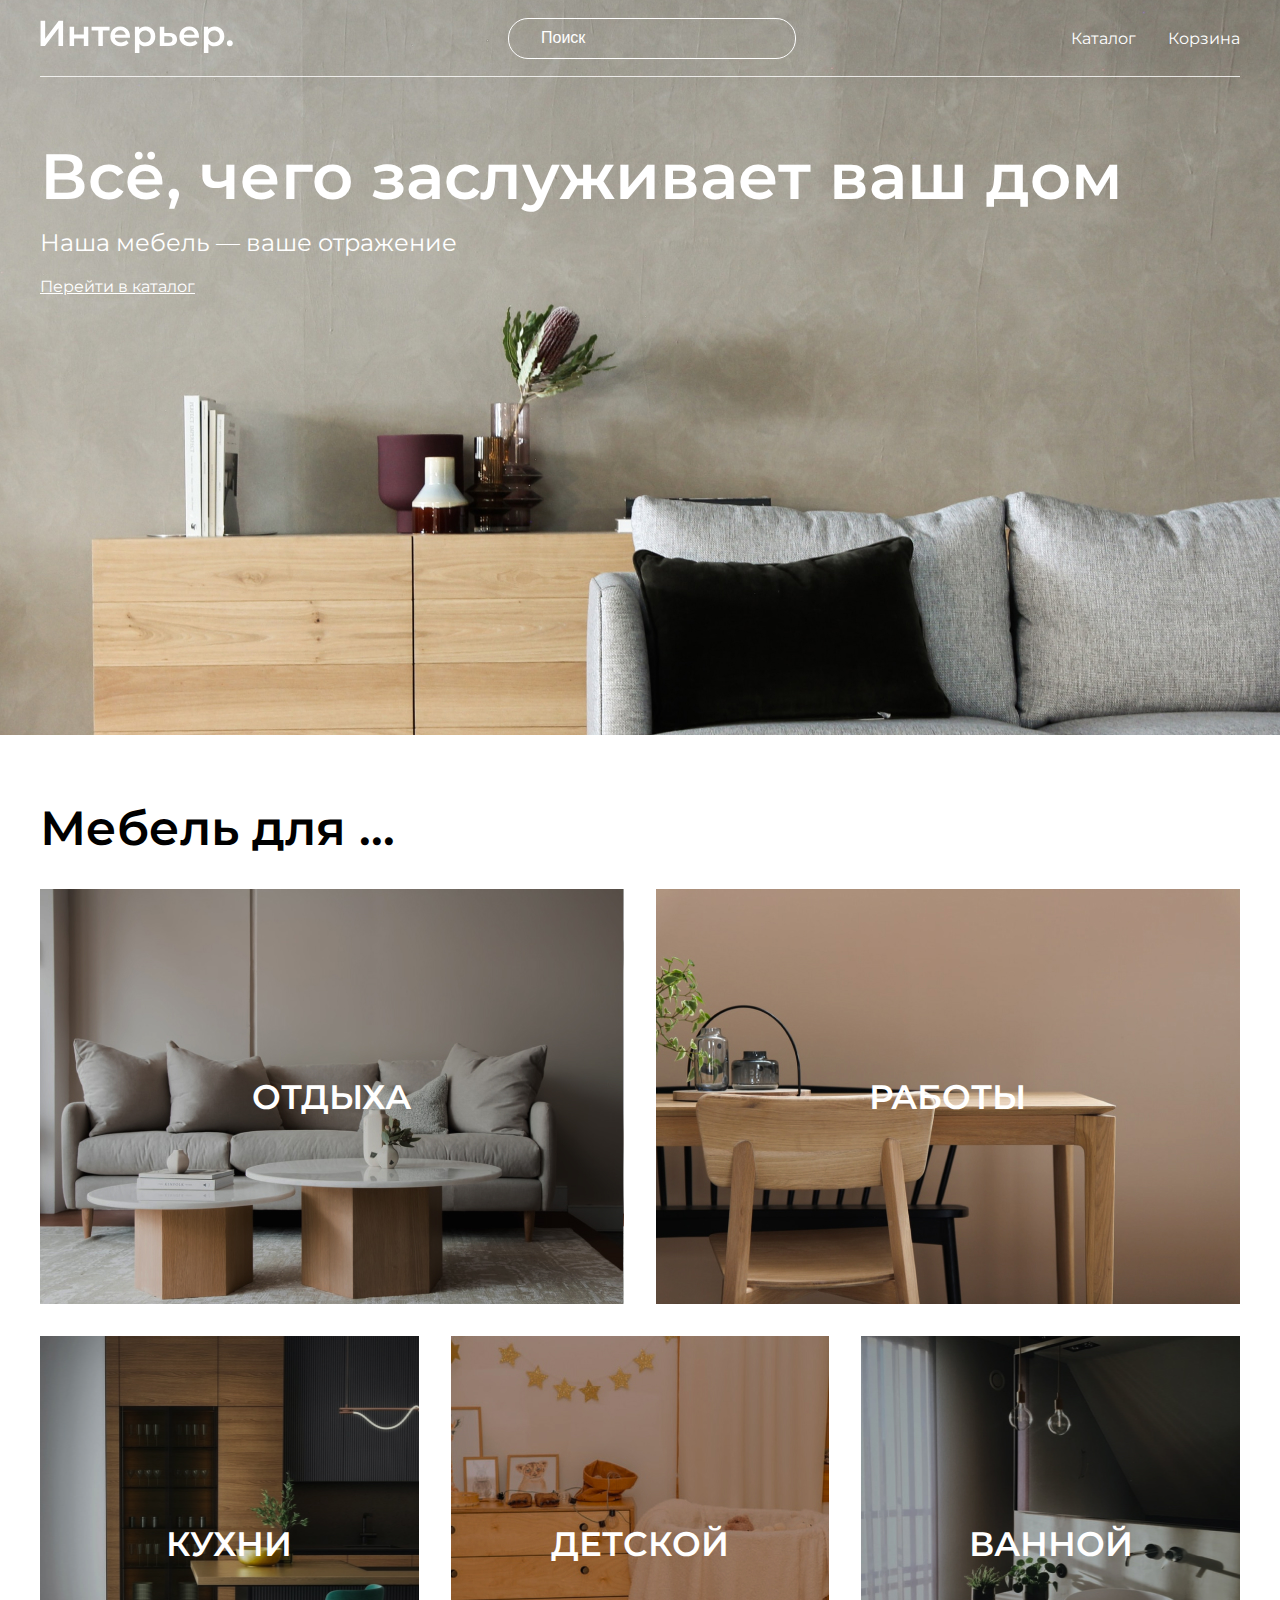
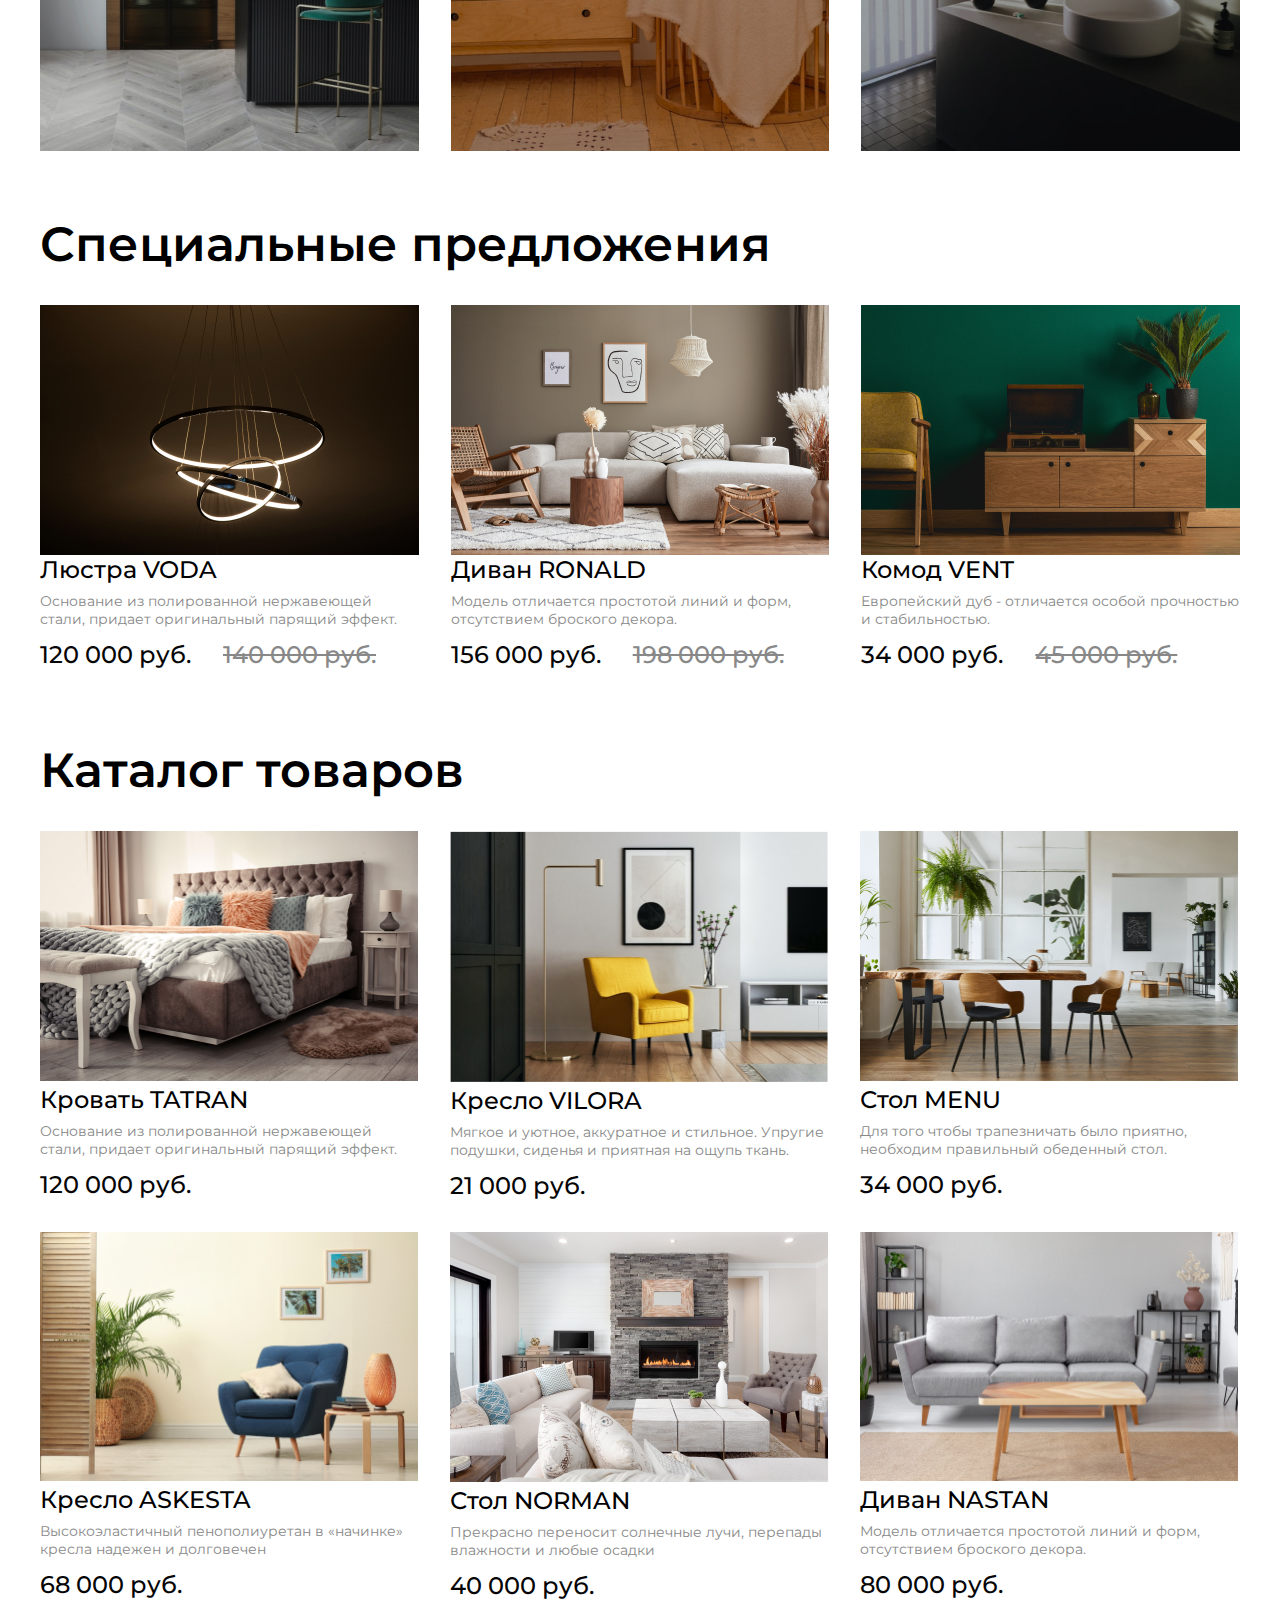
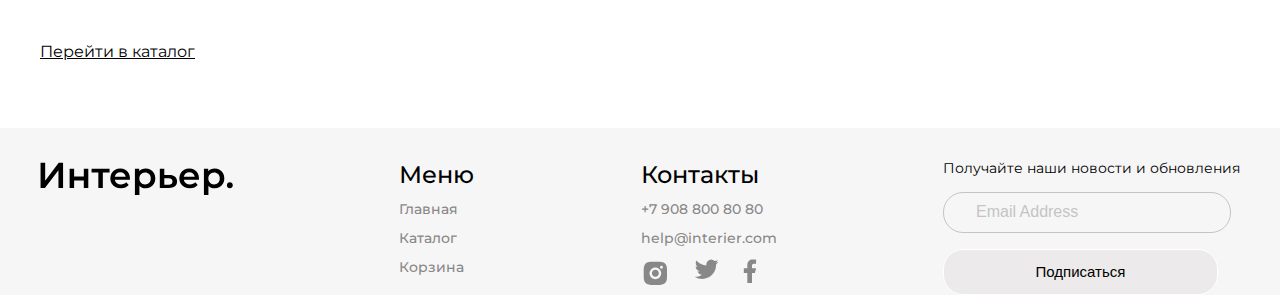
<file: index.html>
<!DOCTYPE html>
<html lang="en">
<head>
    <meta charset="UTF-8">
    <meta http-equiv="X-UA-Compatible" content="IE=edge">
    <meta name="viewport" content="width=device-width, initial-scale=1.0">
    <title>Главная страница</title>
    <link rel="preconnect" href="https://fonts.googleapis.com">
    <link rel="preconnect" href="https://fonts.gstatic.com" crossorigin>
    <link href="https://fonts.googleapis.com/css2?family=Montserrat:wght@400;500;600&display=swap" rel="stylesheet">
    <link rel="stylesheet" href="style.css">
</head>
<body>
    <div class="top center">
    <header class="top_header">
        <a class="logo" href="index.html"><img class="logo_img" src="img/logo.svg" alt="Лого"></a>
        <input placeholder="Поиск" class="top_header_input" type="text">
            <nav class="top_menu">
                <a class="top_menu_link" href="catalog.html">Каталог</a>
                <a class="top_menu_link" href="basket.html">Корзина</a>
            </nav>
            <div class="mob">
                <a href="#">
                    <svg width="20" height="19" viewBox="0 0 20 19" fill="none" xmlns="http://www.w3.org/2000/svg">
                    <g clip-path="url(#clip0_1_252)">
                    <path d="M5.7515 2.99153C4.59282 4.1485 3.91891 5.70376 3.86709 7.34035C3.81528 8.97695 4.38946 10.5717 5.47264 11.7997C6.55581 13.0276 8.06645 13.7963 9.69672 13.9492C11.2973 14.0992 12.8949 13.6446 14.1757 12.6767L17.5069 16.0087L17.5069 16.0087C17.5897 16.0915 17.6881 16.1572 17.7963 16.2021C17.9046 16.2469 18.0206 16.27 18.1377 16.27C18.2549 16.27 18.3709 16.2469 18.4791 16.2021C18.5873 16.1572 18.6857 16.0915 18.7685 16.0087C18.8514 15.9258 18.9171 15.8275 18.9619 15.7192C19.0068 15.611 19.0298 15.495 19.0298 15.3779C19.0298 15.2607 19.0068 15.1447 18.9619 15.0365C18.9171 14.9282 18.8514 14.8299 18.7685 14.747L18.7685 14.747L15.4368 11.4161C16.4021 10.1351 16.8547 8.53858 16.7038 6.93955C16.5501 5.31066 15.7816 3.80151 14.5547 2.71913C13.3277 1.63674 11.7345 1.06244 10.0992 1.11304C8.46381 1.16365 6.90917 1.83536 5.7515 2.99153ZM5.7515 2.99153L5.82216 3.06229L5.7515 2.99153ZM13.5895 4.25378C14.0271 4.68428 14.3751 5.19715 14.6135 5.76281C14.8518 6.32848 14.9758 6.93574 14.9783 7.54956C14.9808 8.16339 14.8618 8.77164 14.628 9.33923C14.3943 9.90681 14.0505 10.4225 13.6164 10.8565C13.1824 11.2906 12.6667 11.6344 12.0991 11.8682C11.5315 12.1019 10.9233 12.221 10.3094 12.2185C9.6956 12.216 9.08834 12.092 8.52268 11.8536C7.95702 11.6152 7.44415 11.2672 7.01365 10.8297C6.15334 9.95522 5.67341 8.77625 5.6784 7.54956C5.6834 6.32288 6.17291 5.14786 7.04032 4.28045C7.90772 3.41304 9.08274 2.92353 10.3094 2.91854C11.5361 2.91354 12.7151 3.39347 13.5895 4.25378Z" fill="white" stroke="white" stroke-width="0.2"/>
                    </g>
                    <defs>
                    <clipPath id="clip0_1_252">
                    <rect width="19" height="19" fill="white" transform="translate(0.800659)"/>
                    </clipPath>
                    </defs>
                    </svg>
                </a>
                <a href="catalog.html">
                    <svg width="20" height="21" viewBox="0 0 20 21" fill="none" xmlns="http://www.w3.org/2000/svg">
                        <rect x="0.800659" y="0.899902" width="4.57143" height="4.57143" fill="white"/>
                        <rect x="0.800659" y="8.21411" width="4.57143" height="4.57143" fill="white"/>
                        <rect x="0.800659" y="15.5283" width="4.57143" height="4.57143" fill="white"/>
                        <rect x="8.11414" y="8.21411" width="4.57143" height="4.57143" fill="white"/>
                        <rect x="8.11414" y="15.5283" width="4.57143" height="4.57143" fill="white"/>
                        <rect x="8.11414" y="0.899902" width="4.57143" height="4.57143" fill="white"/>
                        <rect x="15.4286" y="8.21411" width="4.57143" height="4.57143" fill="white"/>
                        <rect x="15.4286" y="15.5283" width="4.57143" height="4.57143" fill="white"/>
                        <rect x="15.4286" y="0.899902" width="4.57143" height="4.57143" fill="white"/>
                        </svg>
                        
                </a>
                <a href="basket.html">
                    <svg width="25" height="25" viewBox="0 0 25 25" fill="none" xmlns="http://www.w3.org/2000/svg">
                        <path d="M14.5834 20.8334C15.1359 20.8334 15.6658 20.6139 16.0566 20.2232C16.4473 19.8325 16.6667 19.3026 16.6667 18.7501C16.6667 18.1975 16.4473 17.6676 16.0566 17.2769C15.6658 16.8862 15.1359 16.6667 14.5834 16.6667C14.0309 16.6667 13.501 16.8862 13.1103 17.2769C12.7196 17.6676 12.5001 18.1975 12.5001 18.7501C12.5001 19.3026 12.7196 19.8325 13.1103 20.2232C13.501 20.6139 14.0309 20.8334 14.5834 20.8334ZM7.29174 20.8334C7.84428 20.8334 8.37418 20.6139 8.76488 20.2232C9.15558 19.8325 9.37508 19.3026 9.37508 18.7501C9.37508 18.1975 9.15558 17.6676 8.76488 17.2769C8.37418 16.8862 7.84428 16.6667 7.29174 16.6667C6.73921 16.6667 6.20931 16.8862 5.81861 17.2769C5.4279 17.6676 5.20841 18.1975 5.20841 18.7501C5.20841 19.3026 5.4279 19.8325 5.81861 20.2232C6.20931 20.6139 6.73921 20.8334 7.29174 20.8334ZM20.873 6.16987C21.133 6.16149 21.3796 6.05229 21.5606 5.86538C21.7416 5.67846 21.8428 5.42849 21.8428 5.16831C21.8428 4.90814 21.7416 4.65816 21.5606 4.47125C21.3796 4.28433 21.133 4.17514 20.873 4.16675H19.674C18.7345 4.16675 17.922 4.81883 17.7178 5.7355L16.4126 11.6126C16.2084 12.5292 15.3959 13.1813 14.4563 13.1813H6.63133L5.12924 7.17091H14.8636C15.1212 7.15916 15.3644 7.04856 15.5425 6.86211C15.7206 6.67567 15.82 6.42773 15.82 6.16987C15.82 5.91201 15.7206 5.66408 15.5425 5.47763C15.3644 5.29119 15.1212 5.18059 14.8636 5.16883H5.12924C4.82473 5.16874 4.5242 5.23808 4.25051 5.37157C3.97682 5.50507 3.73716 5.69921 3.54976 5.93923C3.36236 6.17925 3.23215 6.45884 3.16903 6.75674C3.10591 7.05464 3.11154 7.36302 3.1855 7.65841L4.68758 13.6667C4.79586 14.1003 5.046 14.4852 5.39821 14.7602C5.75042 15.0352 6.18447 15.1845 6.63133 15.1845H14.4563C15.368 15.1846 16.2524 14.8738 16.9636 14.3033C17.6748 13.7329 18.1701 12.9369 18.3678 12.047L19.674 6.16987H20.873Z" fill="white"/>
                    </svg>
                        
                </a>
            </div>
    </header>
        <div class="top_content">
            <h1 class="top_caption">Всё, чего заслуживает ваш дом</h1>
            <p class="top_text">Наша мебель — ваше отражение</p>
            <a class="top_link" href="catalog.html">Перейти в каталог</a>
        </div>
    </div>
    <div class="for_box center">
        <h2 class="for_box_header">Мебель для ...</h2>
        <div class="for_box_for">
            <div class="for_box_for_item for_box_for_item_1 for_box_for_item_big">ОТДЫХА</div>
            <div class="for_box_for_item for_box_for_item_2 for_box_for_item_big">РАБОТЫ</div>
            <div class="for_box_for_item for_box_for_item_3">КУХНИ</div>
            <div class="for_box_for_item for_box_for_item_4">ДЕТСКОЙ</div>
            <div class="for_box_for_item for_box_for_item_5">ВАННОЙ</div>
        </div>
    </div>
    <div class="product_box center">
        <h2 class="heading">Специальные предложения</h2>
        <div class="product_content">
            <div class="product_voda">
                <img class="voda" src="img/VODA.jpg" alt="Люстра VODA">
                <h3 class="top_voda">Люстра VODA</h3>
                <p class="text_voda">Основание из полированной нержавеющей стали, придает оригинальный парящий эффект.</p>
                <div class="product_box_price">
                    <span class="price_voda">120 000 руб.</span>
                    <span class="past_voda">140 000 руб.</span>
                </div>
            </div>
            <div class="product_ronald">
                <img class="ronald" src="img/RONALD.jpg" alt="Диван RONALD">
                <h3 class="top_ronald">Диван RONALD</h3>
                <p class="text_ronald">Модель отличается простотой линий и форм, отсутствием броского декора.</p>
                <div class="product_box_price">
                    <span class="price_ronald">156 000 руб.</span>
                    <span class="past_ronald">198 000 руб.</span>
                </div>
            </div>
            <div class="product_vent">
                <img class="vent" src="img/VENT.jpg" alt="Комод VENT">
                <h3 class="top_vent">Комод VENT</h3>
                <p class="text_vent">Европейский дуб - отличается особой прочностью и стабильностью.</p>
                <div class="product_box_price">
                    <span class="price_vent">34 000 руб.</span>
                    <span class="past_vent">45 000 руб.</span>
                </div>
            </div>
        </div>
    </div>
    <div class="catalog center">
        <h2 class="catalog_header">Каталог товаров</h2>
            <div class="catalog_product">
                <div class="product_tatran">
                    <img class="tatran" src="img/TATRAN.jpg" alt="Кровать TATRAN">
                    <h3 class="catalog_tatran">Кровать TATRAN</h3>
                    <p class="text_tatran">Основание из полированной нержавеющей стали, придает оригинальный парящий эффект.</p>
                    <div class="catalog_product_price">
                        <span class="price_tatran">120 000 руб.</span>
                    </div>
                </div>
                <div class="product_vilora">
                    <img class="vilora" src="img/product1.jpg" alt="Кресло VILORA">
                    <h3 class="catalog_vilora">Кресло VILORA</h3>
                    <p class="text_vilora">Мягкое и уютное, аккуратное и стильное. Упругие подушки, сиденья и приятная на ощупь ткань.</p>
                    <div class="catalog_product_price">
                        <span class="price_vilora">21 000 руб.</span>
                    </div>
                </div>
                <div class="product_menu">
                    <img class="menu" src="img/MENU.jpg" alt="Стол MENU">
                    <h3 class="catalog_menu">Стол MENU</h3>
                    <p class="text_menu">Для того чтобы трапезничать было приятно, необходим правильный обеденный стол.</p>
                    <div class="catalog_product_price">
                        <span class="price_menu">34 000 руб.</span>
                    </div>
                </div>
                <div class="product_askesta">
                    <img class="askesta" src="img/ASKESTA.jpg" alt="Кресло ASKESTA">
                    <h3 class="catalog_askesta">Кресло ASKESTA</h3>
                    <p class="text_askesta">Высокоэластичный пенополиуретан в «начинке» кресла надежен и долговечен</p>
                    <div class="catalog_product_price">
                        <span class="price_askesta">68 000 руб.</span>
                    </div>
                </div>
                <div class="product_norman">
                    <img class="norman" src="img/NORMAN.jpg" alt="Стол NORMAN">
                    <h3 class="catalog_norman">Стол NORMAN</h3>
                    <p class="text_norman">Прекрасно переносит солнечные лучи, перепады влажности и любые осадки</p>
                    <div class="catalog_product_price">
                        <span class="price_norman">40 000 руб.</span>
                    </div>
                </div>
                <div class="product_nastan">
                    <img class="nastan" src="img/NASTAN.jpg" alt="Диван NASTAN">
                    <h3 class="catalog_nastan">Диван NASTAN</h3>
                    <p class="text_nastan">Модель отличается простотой линий и форм, отсутствием броского декора.</p>
                    <div class="catalog_product_price">
                        <span class="price_nastan">80 000 руб.</span>
                    </div>
                </div>
            </div>
            <div class="catalog_button">
                <a class="catalog_link" href="catalog.html">Перейти в каталог</a>
            </div>
    </div>
    <div class="bottom center">
        <div class="logo_footer">
            <a class="logo_bottom" href="index.html"></a><img src="img/logo_footer.svg" alt="Лого подвал">
        </div>
        <div class="menu_footer">
            <h4 class="menu_footer_header">Меню</h4>
            <a class="menu_bottom" href="index.html">Главная</a>
            <a class="menu_bottom" href="catalog.html">Каталог</a>
            <a class="menu_bottom" href="basket.html">Корзина</a>
        </div>
        <div class="contacts">
            <h4 class="contacts_footer_header">Контакты</h4>
            <a class="footer_contacts" href="tel:+79088008080">+7 908 800 80 80</a>
            <a class="footer_contacts" href="mailto:help@interier.com">help@interier.com</a>
            <div class="icons">
                <a class="footer_inst" href="#"><img src="img/inst.svg" alt="Инстаграмм"></a>
                <a class="footer_twit" href="#"><img src="img/twitter.svg" alt="Твитер"></a>
                <a class="footer_face" href="#"><img src="img/facebook.svg" alt="Фейсбук"></a>
            </div>
        </div>
    
        <div class="form">
            <form action="#">
                <p class="text_footer">Получайте наши новости и обновления</p>
                <input class="input" placeholder="Email Address" type="text">
                <div class="button_footer">
                    <button class="button">Подписаться</button>
                </div>
            </form>
        </div>
                
    </div>
</body>
</html>
</file>
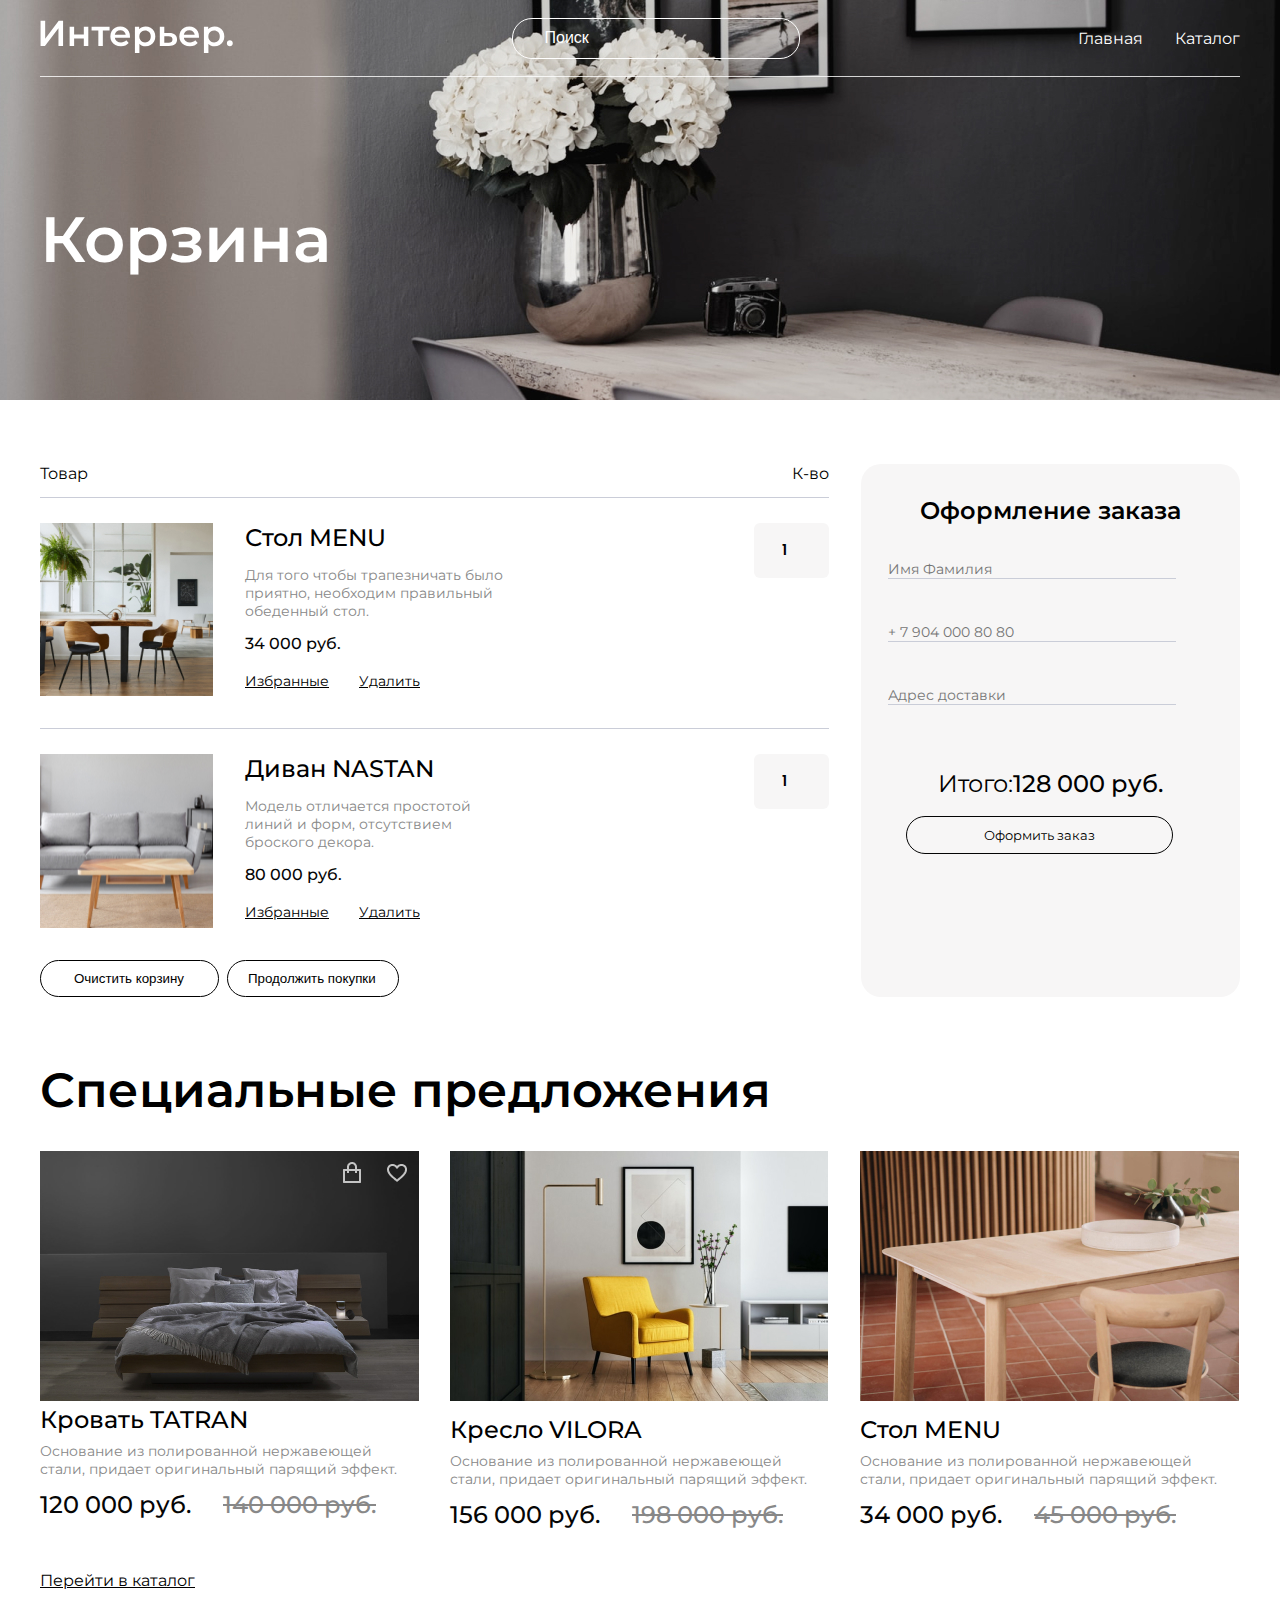
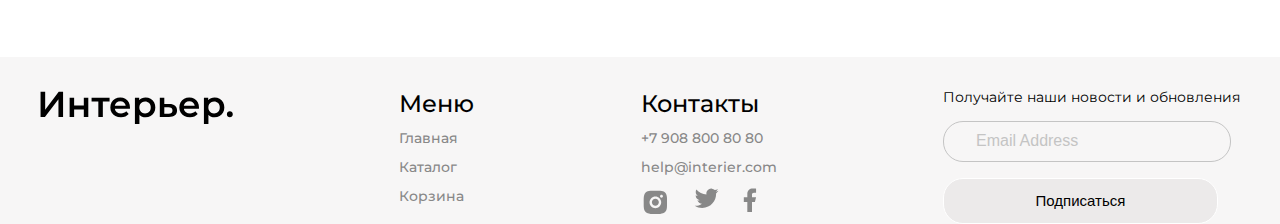
<file: basket.html>
<!DOCTYPE html>
<html lang="en">
<head>
    <meta charset="UTF-8">
    <meta http-equiv="X-UA-Compatible" content="IE=edge">
    <meta name="viewport" content="width=device-width, initial-scale=1.0">
    <title>Корзина</title>
    <link rel="preconnect" href="https://fonts.googleapis.com">
    <link rel="preconnect" href="https://fonts.gstatic.com" crossorigin>
    <link href="https://fonts.googleapis.com/css2?family=Poppins:wght@600&display=swap" rel="stylesheet">
    <link href="https://fonts.googleapis.com/css2?family=Montserrat:wght@400;500;600&display=swap" rel="stylesheet">
    <link rel="stylesheet" href="style.css">
</head>
<body>
    <div class="top_basket center">
        <header class="top_header">
            <a class="logo" href="index.html"><img class="logo_img" src="img/logo.svg" alt="Лого"></a>
            <input placeholder="Поиск" class="top_header_input" type="text">
            <div class="nav">
                <nav class="top_menu">
                    <a class="top_menu_link" href="index.html">Главная</a>
                    <a class="top_menu_link" href="catalog.html">Каталог</a>
                </nav>
                <div class="mob">
                    <a href="#">
                        <svg width="20" height="19" viewBox="0 0 20 19" fill="none" xmlns="http://www.w3.org/2000/svg">
                        <g clip-path="url(#clip0_1_252)">
                        <path d="M5.7515 2.99153C4.59282 4.1485 3.91891 5.70376 3.86709 7.34035C3.81528 8.97695 4.38946 10.5717 5.47264 11.7997C6.55581 13.0276 8.06645 13.7963 9.69672 13.9492C11.2973 14.0992 12.8949 13.6446 14.1757 12.6767L17.5069 16.0087L17.5069 16.0087C17.5897 16.0915 17.6881 16.1572 17.7963 16.2021C17.9046 16.2469 18.0206 16.27 18.1377 16.27C18.2549 16.27 18.3709 16.2469 18.4791 16.2021C18.5873 16.1572 18.6857 16.0915 18.7685 16.0087C18.8514 15.9258 18.9171 15.8275 18.9619 15.7192C19.0068 15.611 19.0298 15.495 19.0298 15.3779C19.0298 15.2607 19.0068 15.1447 18.9619 15.0365C18.9171 14.9282 18.8514 14.8299 18.7685 14.747L18.7685 14.747L15.4368 11.4161C16.4021 10.1351 16.8547 8.53858 16.7038 6.93955C16.5501 5.31066 15.7816 3.80151 14.5547 2.71913C13.3277 1.63674 11.7345 1.06244 10.0992 1.11304C8.46381 1.16365 6.90917 1.83536 5.7515 2.99153ZM5.7515 2.99153L5.82216 3.06229L5.7515 2.99153ZM13.5895 4.25378C14.0271 4.68428 14.3751 5.19715 14.6135 5.76281C14.8518 6.32848 14.9758 6.93574 14.9783 7.54956C14.9808 8.16339 14.8618 8.77164 14.628 9.33923C14.3943 9.90681 14.0505 10.4225 13.6164 10.8565C13.1824 11.2906 12.6667 11.6344 12.0991 11.8682C11.5315 12.1019 10.9233 12.221 10.3094 12.2185C9.6956 12.216 9.08834 12.092 8.52268 11.8536C7.95702 11.6152 7.44415 11.2672 7.01365 10.8297C6.15334 9.95522 5.67341 8.77625 5.6784 7.54956C5.6834 6.32288 6.17291 5.14786 7.04032 4.28045C7.90772 3.41304 9.08274 2.92353 10.3094 2.91854C11.5361 2.91354 12.7151 3.39347 13.5895 4.25378Z" fill="white" stroke="white" stroke-width="0.2"/>
                        </g>
                        <defs>
                        <clipPath id="clip0_1_252">
                        <rect width="19" height="19" fill="white" transform="translate(0.800659)"/>
                        </clipPath>
                        </defs>
                        </svg>
                    </a>
                    <a href="catalog.html">
                        <svg width="20" height="21" viewBox="0 0 20 21" fill="none" xmlns="http://www.w3.org/2000/svg">
                            <rect x="0.800659" y="0.899902" width="4.57143" height="4.57143" fill="white"/>
                            <rect x="0.800659" y="8.21411" width="4.57143" height="4.57143" fill="white"/>
                            <rect x="0.800659" y="15.5283" width="4.57143" height="4.57143" fill="white"/>
                            <rect x="8.11414" y="8.21411" width="4.57143" height="4.57143" fill="white"/>
                            <rect x="8.11414" y="15.5283" width="4.57143" height="4.57143" fill="white"/>
                            <rect x="8.11414" y="0.899902" width="4.57143" height="4.57143" fill="white"/>
                            <rect x="15.4286" y="8.21411" width="4.57143" height="4.57143" fill="white"/>
                            <rect x="15.4286" y="15.5283" width="4.57143" height="4.57143" fill="white"/>
                            <rect x="15.4286" y="0.899902" width="4.57143" height="4.57143" fill="white"/>
                        </svg>
                            
                    </a>
                    <a href="basket.html">
                        <svg width="25" height="25" viewBox="0 0 25 25" fill="none" xmlns="http://www.w3.org/2000/svg">
                            <path d="M14.5834 20.8334C15.1359 20.8334 15.6658 20.6139 16.0566 20.2232C16.4473 19.8325 16.6667 19.3026 16.6667 18.7501C16.6667 18.1975 16.4473 17.6676 16.0566 17.2769C15.6658 16.8862 15.1359 16.6667 14.5834 16.6667C14.0309 16.6667 13.501 16.8862 13.1103 17.2769C12.7196 17.6676 12.5001 18.1975 12.5001 18.7501C12.5001 19.3026 12.7196 19.8325 13.1103 20.2232C13.501 20.6139 14.0309 20.8334 14.5834 20.8334ZM7.29174 20.8334C7.84428 20.8334 8.37418 20.6139 8.76488 20.2232C9.15558 19.8325 9.37508 19.3026 9.37508 18.7501C9.37508 18.1975 9.15558 17.6676 8.76488 17.2769C8.37418 16.8862 7.84428 16.6667 7.29174 16.6667C6.73921 16.6667 6.20931 16.8862 5.81861 17.2769C5.4279 17.6676 5.20841 18.1975 5.20841 18.7501C5.20841 19.3026 5.4279 19.8325 5.81861 20.2232C6.20931 20.6139 6.73921 20.8334 7.29174 20.8334ZM20.873 6.16987C21.133 6.16149 21.3796 6.05229 21.5606 5.86538C21.7416 5.67846 21.8428 5.42849 21.8428 5.16831C21.8428 4.90814 21.7416 4.65816 21.5606 4.47125C21.3796 4.28433 21.133 4.17514 20.873 4.16675H19.674C18.7345 4.16675 17.922 4.81883 17.7178 5.7355L16.4126 11.6126C16.2084 12.5292 15.3959 13.1813 14.4563 13.1813H6.63133L5.12924 7.17091H14.8636C15.1212 7.15916 15.3644 7.04856 15.5425 6.86211C15.7206 6.67567 15.82 6.42773 15.82 6.16987C15.82 5.91201 15.7206 5.66408 15.5425 5.47763C15.3644 5.29119 15.1212 5.18059 14.8636 5.16883H5.12924C4.82473 5.16874 4.5242 5.23808 4.25051 5.37157C3.97682 5.50507 3.73716 5.69921 3.54976 5.93923C3.36236 6.17925 3.23215 6.45884 3.16903 6.75674C3.10591 7.05464 3.11154 7.36302 3.1855 7.65841L4.68758 13.6667C4.79586 14.1003 5.046 14.4852 5.39821 14.7602C5.75042 15.0352 6.18447 15.1845 6.63133 15.1845H14.4563C15.368 15.1846 16.2524 14.8738 16.9636 14.3033C17.6748 13.7329 18.1701 12.9369 18.3678 12.047L19.674 6.16987H20.873Z" fill="white"/>
                        </svg>
                            
                    </a>
                </div>
            </div>
        </header>
        <h1 class="top_basket_heading_big">Корзина</h1>
    </div>
    <div class="basket center">
        <div class="basket_content">
            <div class="basket_name_box">
                <p class="basket_name_box_text-product">Товар</p>
                <p class="basket_name_box_text-qty">К-во</p>
            </div>
            <div class="basket_item">
                <div class="basket_left">
                    <img class="basket_img" src="img/basket/basket_item-1.jpg" alt="basket image">
                    <div class="basket_info">
                        <h4 class="basket_info_header-1">Стол MENU</h4>
                        <p class="basket_info_text">Для того чтобы трапезничать было приятно, необходим правильный обеденный стол.</p>
                        <p class="basket_info_price">34 000 руб.</p>
                        <div class="basket_link_box">
                            <a class="basket_link_box_button" href="#">Избранные</a>
                            <a class="basket_link_box_button" href="#">Удалить</a>
                        </div>
                    </div>
                </div>
                <input class="basket_item_input" type="number" value="1" min="1">
            </div>
            <div class="basket_item">
                <div class="basket_left">
                    <img class="basket_img" src="img/basket/basket_item-2.jpg" alt="basket image">
                    <div class="basket_info">
                        <h4 class="basket_info_header-1">Диван NASTAN</h4>
                        <p class="basket_info_text">Модель отличается простотой линий и форм, отсутствием броского декора.</p>
                        <p class="basket_info_price">80 000 руб.</p>
                        <div class="basket_link_box">
                            <a class="basket_link_box_button" href="#">Избранные</a>
                            <a class="basket_link_box_button" href="#">Удалить</a>
                        </div>
                    </div>
                </div>
                <input class="basket_item_input" type="number" value="1" min="1">
            </div>
            <div class="basket_buttons">
                <button class="basket_buttons_clear">Очистить корзину</button>
                <button class="basket_buttons_continue">Продолжить покупки</button>
            </div>
        </div>
        <div class="basket_form">
            <h3 class="basket_form_header">Оформление заказа</h3>
            <input class="basket_form_name-1" placeholder="Имя Фамилия" type="text">
            <input class="basket_form_name-2" placeholder="+ 7 904 000 80 80" type="text">
            <input class="basket_form_name-3" placeholder="Адрес доставки" type="text">
            <div class="basket_form_total">
                <p>Итого:</p>
                <p class="basket_form_sum">128 000 руб.</p>
            </div>
            <button class="basket_form_but">Оформить заказ</button>
        </div>
    </div>
    <div class="product_box center">
        <h2 class="product_box_heading">Специальные предложения</h2>
        <div class="product_content">
            <div class="product_box_1">
                <img class="product_box_1_ronald" src="img/basket/basket_product-1.jpg" alt="Кровать TATRAN">
                <h3 class="product_box_1_top">Кровать TATRAN</h3>
                <p class="product_box_1_text">Основание из полированной нержавеющей стали, придает оригинальный парящий эффект.</p>
                <div class="product_box_1_sale">
                    <span class="product_box_1_sale_price">120 000 руб.</span>
                    <span class="product_box_1_sale_past">140 000 руб.</span>
                </div>
            </div>
            <div class="product_box_2">
                <img class="product_box_2_ronald" src="img/basket/basket_product-2.jpg" alt="Кресло VILORA">
                <h3 class="product_box_2_top">Кресло VILORA</h3>
                <p class="product_box_2_text">Основание из полированной нержавеющей стали, придает оригинальный парящий эффект.</p>
                <div class="product_box_2_sale">
                    <span class="product_box_2_sale_price">156 000 руб.</span>
                    <span class="product_box_2_sale_past">198 000 руб.</span>
                </div>
            </div>
            <div class="product_box_3">
                <img class="product_box_3_menu" src="img/basket/basket_product-3.jpg" alt="Стол MENU">
                <h3 class="product_box_3_top">Стол MENU</h3>
                <p class="product_box_3_text">Основание из полированной нержавеющей стали, придает оригинальный парящий эффект.</p>
                <div class="product_box_3_sale">
                    <span class="product_box_3_sale_price">34 000 руб.</span>
                    <span class="product_box_3_sale_past">45 000 руб.</span>
                </div>
            </div>
        </div>
        <div class="catalog_button">
            <a class="catalog_link" href="catalog.html">Перейти в каталог</a>
        </div>
    </div>
    <div class="bottom center">
        <div class="logo_footer">
            <a class="logo_bottom" href="index.html"></a><img src="img/logo_footer.svg" alt="Лого подвал">
        </div>
        <div class="menu_footer">
            <h4 class="menu_footer_header">Меню</h4>
            <a class="menu_bottom" href="index.html">Главная</a>
            <a class="menu_bottom" href="catalog.html">Каталог</a>
            <a class="menu_bottom" href="basket.html">Корзина</a>
        </div>
        <div class="contacts">
            <h4 class="contacts_footer_header">Контакты</h4>
            <a class="footer_contacts" href="tel:+79088008080">+7 908 800 80 80</a>
            <a class="footer_contacts" href="mailto:help@interier.com">help@interier.com</a>
            <div class="icons">
                <a class="footer_inst" href="#"><img src="img/inst.svg" alt="Инстаграмм"></a>
                <a class="footer_twit" href="#"><img src="img/twitter.svg" alt="Твитер"></a>
                <a class="footer_face" href="#"><img src="img/facebook.svg" alt="Фейсбук"></a>
            </div>
        </div>
        <div class="form">
            <form action="#">
                <p class="text_footer">Получайте наши новости и обновления</p>
                <input placeholder="Email Address" class="input" type="text">
                <div class="button_footer">
                    <button class="button">Подписаться</button>
                </div>
            </form>
        </div>
                
    </div>
</body>
</html>
</file>
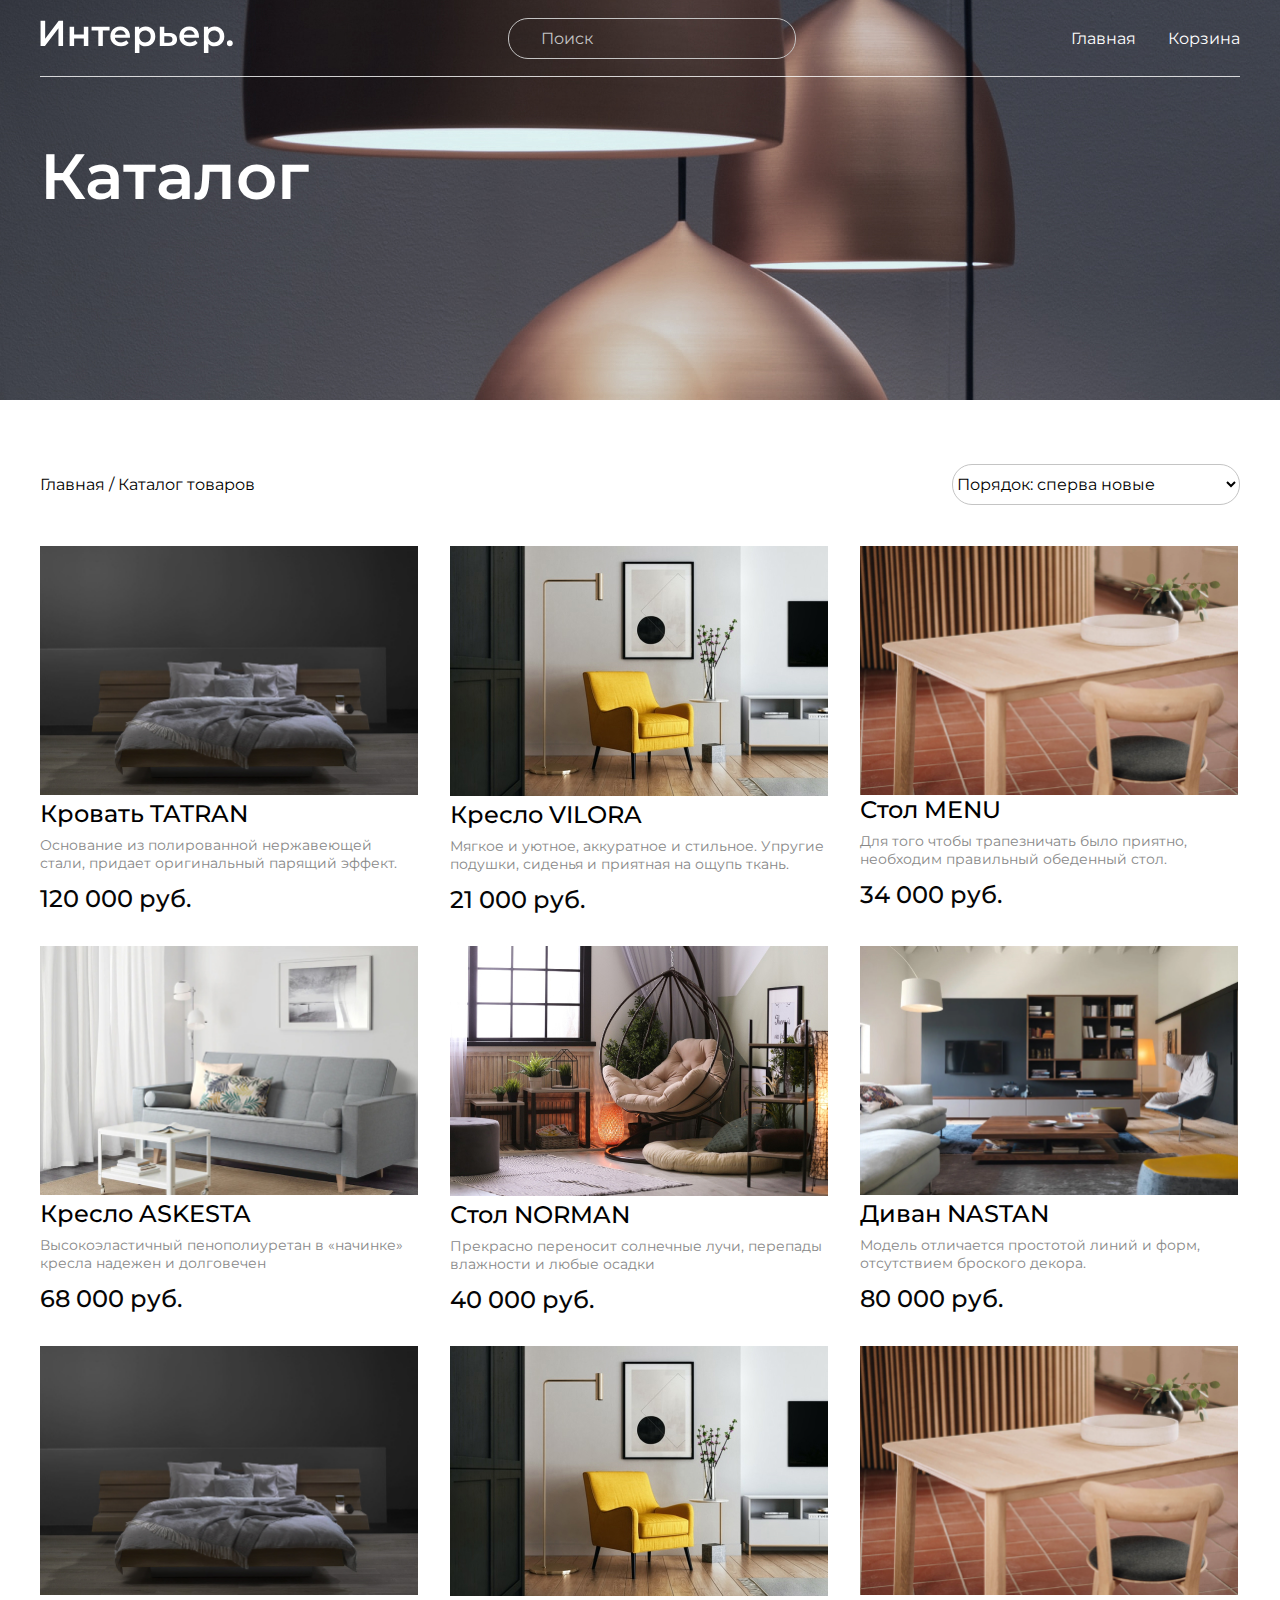
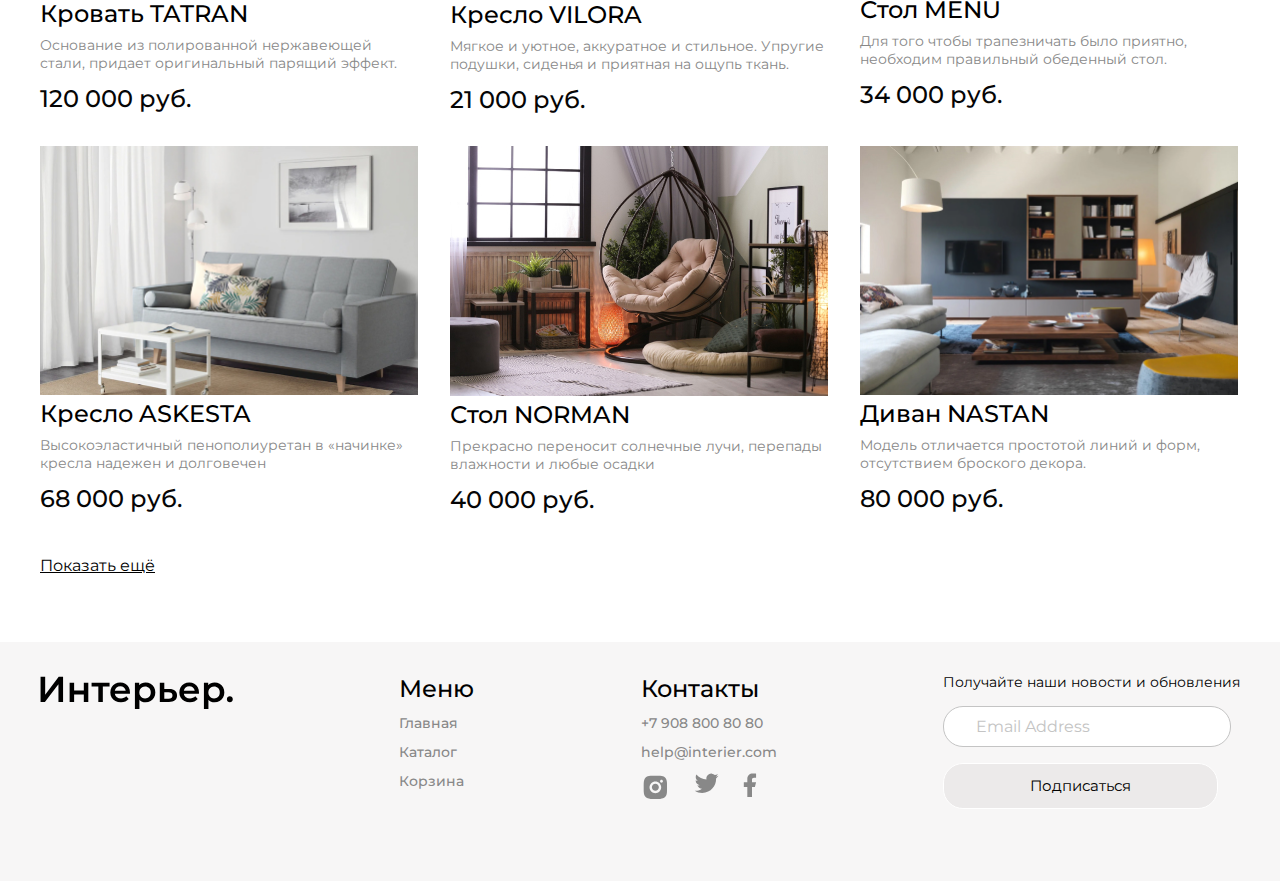
<file: catalog.html>
<!DOCTYPE html>
<html lang="en">
<head>
    <meta charset="UTF-8">
    <meta http-equiv="X-UA-Compatible" content="IE=edge">
    <meta name="viewport" content="width=device-width, initial-scale=1.0">
    <title>Каталог</title>
    <link rel="preconnect" href="https://fonts.googleapis.com">
    <link rel="preconnect" href="https://fonts.gstatic.com" crossorigin>
    <link href="https://fonts.googleapis.com/css2?family=Montserrat:wght@400;500;600&display=swap" rel="stylesheet">
    <link rel="stylesheet" href="style_catalog.css">
</head>
<body>
    <div class="top_catalog center">
            <header class="header">
                <a class="logo" href="index.html"><img class="logo_img" src="img/logo.svg" alt="Лого"></a>
                <input placeholder="Поиск" class="header_catalog_input" type="text">
                <div class="nav">
                    <nav class="menu">
                        <a class="menu_link" href="index.html">Главная</a>
                        <a class="menu_link" href="basket.html">Корзина</a>
                    </nav>
                    <div class="mob">
                        <a href="#">
                            <svg width="20" height="19" viewBox="0 0 20 19" fill="none" xmlns="http://www.w3.org/2000/svg">
                            <g clip-path="url(#clip0_1_252)">
                            <path d="M5.7515 2.99153C4.59282 4.1485 3.91891 5.70376 3.86709 7.34035C3.81528 8.97695 4.38946 10.5717 5.47264 11.7997C6.55581 13.0276 8.06645 13.7963 9.69672 13.9492C11.2973 14.0992 12.8949 13.6446 14.1757 12.6767L17.5069 16.0087L17.5069 16.0087C17.5897 16.0915 17.6881 16.1572 17.7963 16.2021C17.9046 16.2469 18.0206 16.27 18.1377 16.27C18.2549 16.27 18.3709 16.2469 18.4791 16.2021C18.5873 16.1572 18.6857 16.0915 18.7685 16.0087C18.8514 15.9258 18.9171 15.8275 18.9619 15.7192C19.0068 15.611 19.0298 15.495 19.0298 15.3779C19.0298 15.2607 19.0068 15.1447 18.9619 15.0365C18.9171 14.9282 18.8514 14.8299 18.7685 14.747L18.7685 14.747L15.4368 11.4161C16.4021 10.1351 16.8547 8.53858 16.7038 6.93955C16.5501 5.31066 15.7816 3.80151 14.5547 2.71913C13.3277 1.63674 11.7345 1.06244 10.0992 1.11304C8.46381 1.16365 6.90917 1.83536 5.7515 2.99153ZM5.7515 2.99153L5.82216 3.06229L5.7515 2.99153ZM13.5895 4.25378C14.0271 4.68428 14.3751 5.19715 14.6135 5.76281C14.8518 6.32848 14.9758 6.93574 14.9783 7.54956C14.9808 8.16339 14.8618 8.77164 14.628 9.33923C14.3943 9.90681 14.0505 10.4225 13.6164 10.8565C13.1824 11.2906 12.6667 11.6344 12.0991 11.8682C11.5315 12.1019 10.9233 12.221 10.3094 12.2185C9.6956 12.216 9.08834 12.092 8.52268 11.8536C7.95702 11.6152 7.44415 11.2672 7.01365 10.8297C6.15334 9.95522 5.67341 8.77625 5.6784 7.54956C5.6834 6.32288 6.17291 5.14786 7.04032 4.28045C7.90772 3.41304 9.08274 2.92353 10.3094 2.91854C11.5361 2.91354 12.7151 3.39347 13.5895 4.25378Z" fill="white" stroke="white" stroke-width="0.2"/>
                            </g>
                            <defs>
                            <clipPath id="clip0_1_252">
                            <rect width="19" height="19" fill="white" transform="translate(0.800659)"/>
                            </clipPath>
                            </defs>
                            </svg>
                        </a>
                        <a href="catalog.html">
                            <svg width="20" height="21" viewBox="0 0 20 21" fill="none" xmlns="http://www.w3.org/2000/svg">
                                <rect x="0.800659" y="0.899902" width="4.57143" height="4.57143" fill="white"/>
                                <rect x="0.800659" y="8.21411" width="4.57143" height="4.57143" fill="white"/>
                                <rect x="0.800659" y="15.5283" width="4.57143" height="4.57143" fill="white"/>
                                <rect x="8.11414" y="8.21411" width="4.57143" height="4.57143" fill="white"/>
                                <rect x="8.11414" y="15.5283" width="4.57143" height="4.57143" fill="white"/>
                                <rect x="8.11414" y="0.899902" width="4.57143" height="4.57143" fill="white"/>
                                <rect x="15.4286" y="8.21411" width="4.57143" height="4.57143" fill="white"/>
                                <rect x="15.4286" y="15.5283" width="4.57143" height="4.57143" fill="white"/>
                                <rect x="15.4286" y="0.899902" width="4.57143" height="4.57143" fill="white"/>
                            </svg>      
                        </a>
                        <a href="basket.html">
                            <svg width="25" height="25" viewBox="0 0 25 25" fill="none" xmlns="http://www.w3.org/2000/svg">
                                <path d="M14.5834 20.8334C15.1359 20.8334 15.6658 20.6139 16.0566 20.2232C16.4473 19.8325 16.6667 19.3026 16.6667 18.7501C16.6667 18.1975 16.4473 17.6676 16.0566 17.2769C15.6658 16.8862 15.1359 16.6667 14.5834 16.6667C14.0309 16.6667 13.501 16.8862 13.1103 17.2769C12.7196 17.6676 12.5001 18.1975 12.5001 18.7501C12.5001 19.3026 12.7196 19.8325 13.1103 20.2232C13.501 20.6139 14.0309 20.8334 14.5834 20.8334ZM7.29174 20.8334C7.84428 20.8334 8.37418 20.6139 8.76488 20.2232C9.15558 19.8325 9.37508 19.3026 9.37508 18.7501C9.37508 18.1975 9.15558 17.6676 8.76488 17.2769C8.37418 16.8862 7.84428 16.6667 7.29174 16.6667C6.73921 16.6667 6.20931 16.8862 5.81861 17.2769C5.4279 17.6676 5.20841 18.1975 5.20841 18.7501C5.20841 19.3026 5.4279 19.8325 5.81861 20.2232C6.20931 20.6139 6.73921 20.8334 7.29174 20.8334ZM20.873 6.16987C21.133 6.16149 21.3796 6.05229 21.5606 5.86538C21.7416 5.67846 21.8428 5.42849 21.8428 5.16831C21.8428 4.90814 21.7416 4.65816 21.5606 4.47125C21.3796 4.28433 21.133 4.17514 20.873 4.16675H19.674C18.7345 4.16675 17.922 4.81883 17.7178 5.7355L16.4126 11.6126C16.2084 12.5292 15.3959 13.1813 14.4563 13.1813H6.63133L5.12924 7.17091H14.8636C15.1212 7.15916 15.3644 7.04856 15.5425 6.86211C15.7206 6.67567 15.82 6.42773 15.82 6.16987C15.82 5.91201 15.7206 5.66408 15.5425 5.47763C15.3644 5.29119 15.1212 5.18059 14.8636 5.16883H5.12924C4.82473 5.16874 4.5242 5.23808 4.25051 5.37157C3.97682 5.50507 3.73716 5.69921 3.54976 5.93923C3.36236 6.17925 3.23215 6.45884 3.16903 6.75674C3.10591 7.05464 3.11154 7.36302 3.1855 7.65841L4.68758 13.6667C4.79586 14.1003 5.046 14.4852 5.39821 14.7602C5.75042 15.0352 6.18447 15.1845 6.63133 15.1845H14.4563C15.368 15.1846 16.2524 14.8738 16.9636 14.3033C17.6748 13.7329 18.1701 12.9369 18.3678 12.047L19.674 6.16987H20.873Z" fill="white"/>
                            </svg>
                                
                        </a>
                    </div>
                </div>
            </header>
        <div class="top_content">
            <h1 class="caption">Каталог</h1>
        </div>
    </div>
    <div class="catalog center">
        <div class="nav_catalog">
            <nav class="menu_catalog">
                <a class="menu_catalog_link" href="index.html">Главная</a>
                <a class="menu_catalog_link" href="#">/</a>
                <a class="menu_catalog_link" href="catalog.html">Каталог товаров</a>
            </nav>
            <div class="input_catalog">
                <select name="select" class="header_input_catalog">
                    <option class="header_input_catalog_text" value="value1">Порядок: сперва новые</option>
                  </select>
            </div>
        </div>
            <div class="catalog_product">
                <div class="product_1">
                    <img class="tatran" src="img/catalog/product_1.jpg" alt="Кровать TATRAN">
                    <h3 class="catalog_tatran">Кровать TATRAN</h3>
                    <p class="text_tatran">Основание из полированной нержавеющей стали, придает оригинальный парящий эффект.</p>
                    <div class="catalog_product_price">
                        <span class="price_tatran">120 000 руб.</span>
                    </div>
                </div>
                <div class="product_2">
                    <img class="vilora" src="img/catalog/product_2.jpg" alt="Кресло VILORA">
                    <h3 class="catalog_vilora">Кресло VILORA</h3>
                    <p class="text_vilora">Мягкое и уютное, аккуратное и стильное. Упругие подушки, сиденья и приятная на ощупь ткань.</p>
                    <div class="catalog_product_price">
                        <span class="price_vilora">21 000 руб.</span>
                    </div>
                </div>
                <div class="product_3">
                    <img class="menu" src="img/catalog/product_3.jpg" alt="Стол MENU">
                    <h3 class="catalog_menu">Стол MENU</h3>
                    <p class="text_menu">Для того чтобы трапезничать было приятно, необходим правильный обеденный стол.</p>
                    <div class="catalog_product_price">
                        <span class="price_menu">34 000 руб.</span>
                    </div>
                </div>
                <div class="product_4">
                    <img class="askesta" src="img/catalog/product_4.jpg" alt="Кресло ASKESTA">
                    <h3 class="catalog_askesta">Кресло ASKESTA</h3>
                    <p class="text_askesta">Высокоэластичный пенополиуретан в «начинке» кресла надежен и долговечен</p>
                    <div class="catalog_product_price">
                        <span class="price_askesta">68 000 руб.</span>
                    </div>
                </div>
                <div class="product_5">
                    <img class="norman" src="img/catalog/product_5.jpg" alt="Стол NORMAN">
                    <h3 class="catalog_norman">Стол NORMAN</h3>
                    <p class="text_norman">Прекрасно переносит солнечные лучи, перепады влажности и любые осадки</p>
                    <div class="catalog_product_price">
                        <span class="price_norman">40 000 руб.</span>
                    </div>
                </div>
                <div class="product_6">
                    <img class="nastan" src="img/catalog/product_6.jpg" alt="Диван NASTAN">
                    <h3 class="catalog_nastan">Диван NASTAN</h3>
                    <p class="text_nastan">Модель отличается простотой линий и форм, отсутствием броского декора.</p>
                    <div class="catalog_product_price">
                        <span class="price_nastan">80 000 руб.</span>
                    </div>
                </div>
                <div class="product_7">
                    <img class="tatran" src="img/catalog/product_7.jpg" alt="Кровать TATRAN">
                    <h3 class="catalog_tatran">Кровать TATRAN</h3>
                    <p class="text_tatran">Основание из полированной нержавеющей стали, придает оригинальный парящий эффект.</p>
                    <div class="catalog_product_price">
                        <span class="price_tatran">120 000 руб.</span>
                    </div>
                </div>
                <div class="product_8">
                    <img class="vilora" src="img/catalog/product_8.jpg" alt="Кресло VILORA">
                    <h3 class="catalog_vilora">Кресло VILORA</h3>
                    <p class="text_vilora">Мягкое и уютное, аккуратное и стильное. Упругие подушки, сиденья и приятная на ощупь ткань.</p>
                    <div class="catalog_product_price">
                        <span class="price_vilora">21 000 руб.</span>
                    </div>
                </div>
                <div class="product_9">
                    <img class="menu" src="img/catalog/product_9.jpg" alt="Стол MENU">
                    <h3 class="catalog_menu">Стол MENU</h3>
                    <p class="text_menu">Для того чтобы трапезничать было приятно, необходим правильный обеденный стол.</p>
                    <div class="catalog_product_price">
                        <span class="price_menu">34 000 руб.</span>
                    </div>
                </div>
                <div class="product_10">
                    <img class="askesta" src="img/catalog/product_10.jpg" alt="Кресло ASKESTA">
                    <h3 class="catalog_askesta">Кресло ASKESTA</h3>
                    <p class="text_askesta">Высокоэластичный пенополиуретан в «начинке» кресла надежен и долговечен</p>
                    <div class="catalog_product_price">
                        <span class="price_askesta">68 000 руб.</span>
                    </div>
                </div>
                <div class="product_11">
                    <img class="norman" src="img/catalog/product_11.jpg" alt="Стол NORMAN">
                    <h3 class="catalog_norman">Стол NORMAN</h3>
                    <p class="text_norman">Прекрасно переносит солнечные лучи, перепады влажности и любые осадки</p>
                    <div class="catalog_product_price">
                        <span class="price_norman">40 000 руб.</span>
                    </div>
                </div>
                <div class="product_12">
                    <img class="nastan" src="img/catalog/product_12.jpg" alt="Диван NASTAN">
                    <h3 class="catalog_nastan">Диван NASTAN</h3>
                    <p class="text_nastan">Модель отличается простотой линий и форм, отсутствием броского декора.</p>
                    <div class="catalog_product_price">
                        <span class="price_nastan">80 000 руб.</span>
                    </div>
                </div>
            </div>
            <div class="catalog_button">
                <a class="catalog_link" href="#">Показать ещё</a>
            </div>
    </div>
    <div class="bottom center">
        <div class="logo_footer">
            <a class="logo_bottom" href="index.html"></a><img src="img/logo_footer.svg" alt="Лого подвал">
        </div>
        <div class="menu_footer">
            <h4 class="menu_footer_header">Меню</h4>
            <a class="menu_bottom" href="index.html">Главная</a>
            <a class="menu_bottom" href="catalog.html">Каталог</a>
            <a class="menu_bottom" href="basket.html">Корзина</a>
        </div>
        <div class="contacts">
            <h4 class="contacts_footer_header">Контакты</h4>
            <a class="footer_contacts" href="tel:+79088008080">+7 908 800 80 80</a>
            <a class="footer_contacts" href="mailto:help@interier.com">help@interier.com</a>
            <div class="icons">
                <a class="footer_inst" href="#"><img src="img/inst.svg" alt="Инстаграмм"></a>
                <a class="footer_twit" href="#"><img src="img/twitter.svg" alt="Твитер"></a>
                <a class="footer_face" href="#"><img src="img/facebook.svg" alt="Фейсбук"></a>
            </div>
        </div>
        <div class="form">
            <form action="#">
                <p class="text_footer">Получайте наши новости и обновления</p>
                <input placeholder="Email Address" class="input" type="text">
                <div class="button_footer">
                    <button class="button">Подписаться</button>
                </div>
            </form>
        </div>
    
    </div>
</html>
</file>
<file: style.css>
@keyframes myAnim {
	0% {
		transform: scale3d(1, 1, 1);
	}

	30% {
		transform: scale3d(1.25, 0.75, 1);
	}

	40% {
		transform: scale3d(0.75, 1.25, 1);
	}

	50% {
		transform: scale3d(1.15, 0.85, 1);
	}

	65% {
		transform: scale3d(0.95, 1.05, 1);
	}

	75% {
		transform: scale3d(1.05, 0.95, 1);
	}

	100% {
		transform: scale3d(1, 1, 1);
	}
}

* {
  margin: 0;
  padding: 0;
}

body {
  font-family: "Montserrat", sans-serif;
}

a {
  text-decoration: none;
}

.center {
  padding-left: calc(50% - 600px);
  padding-right: calc(50% - 600px);
}

.mob {
  display: none;
}

.top {
  height: 735px;
  background-image: url(img/top_bakc.jpg);
  background-repeat: no-repeat;
  background-position: center;
  background-size: cover;
}
.top_header {
  height: 76px;
  display: flex;
  flex-wrap: wrap;
  justify-content: space-between;
  align-items: center;
  border-bottom: 0.5px solid rgba(255, 255, 255, 0.8);
}
.top_header_input {
  width: 288px;
  height: 41px;
  border: 1px solid #FFF;
  box-sizing: border-box;
  border-radius: 20px;
  background-color: transparent;
  outline: none;
  color: #FFF;
  font-size: 16px;
  font-style: normal;
  font-weight: 400;
  line-height: normal;
  padding-left: 32px;
  padding-right: 32px;
}
.top_header_input::-moz-placeholder {
  color: #FFF;
}
.top_header_input:-ms-input-placeholder {
  color: #FFF;
}
.top_header_input::placeholder {
  color: #FFF;
}
.top_menu {
  font-size: 16px;
  line-height: 20px;
  display: flex;
  gap: 32px;
}
.top_menu_link {
  text-decoration: none;
  color: #888888;
  color: #FFF;
  font-size: 16px;
  font-style: normal;
  font-weight: 400;
  line-height: normal;
}
.top_menu_link:hover {
  text-decoration: underline;
}
.top_caption {
  font-weight: 600;
  font-size: 64px;
  line-height: 70px;
  margin-top: 64px;
  margin-bottom: 16px;
  font-style: normal;
  color: #FFF;
}
.top_text {
  font-size: 24px;
  line-height: 32px;
  padding-bottom: 16px;
  font-style: normal;
  font-weight: 400;
  color: #FFF;
}
.top_link {
  color: #FFF;
  font-size: 16px;
  font-style: normal;
  font-weight: 400;
  line-height: 24px;
  -webkit-text-decoration-line: underline;
          text-decoration-line: underline;
}

.basket_buttons_clear {
  transition: background 1s;
}
.basket_buttons_clear:hover {
  background-color: #000;
  color: white;
}

.basket_buttons_continue {
  transition: background 1s;
}
.basket_buttons_continue:hover {
  background-color: #000;
  color: white;
}

.basket_form_but {
  transition: background 1s;
}
.basket_form_but:hover {
  background-color: #000;
  color: white;
}

.for_box {
  padding-top: 64px;
}
.for_box_header {
  color: #000;
  text-align: center;
  font-size: 48px;
  font-style: normal;
  font-weight: 600;
  line-height: normal;
  display: flex;
}
.for_box_for {
  margin-top: 32px;
  display: grid;
  gap: 32px;
  grid-template-columns: repeat(12, 1fr);
}
.for_box_for_item {
  height: 415px;
  grid-column: span 4;
  color: #FFF;
  text-align: center;
  font-size: 34px;
  font-style: normal;
  font-weight: 600;
  line-height: normal;
  display: flex;
  justify-content: center;
  align-items: center;
  transition: all 0.3s;
}
.for_box_for_item:hover {
  transform: scale(1.01);
  box-shadow: 0 0 5px #C4C4C4;
}
.for_box_for_item_big {
  grid-column: span 6;
}
.for_box_for_item_1 {
  background-image: url(img/relax.jpg);
}
.for_box_for_item_2 {
  background-image: url(img/work.jpg);
}
.for_box_for_item_3 {
  background-image: url(img/kitchen.jpg);
}
.for_box_for_item_4 {
  background-image: url(img/children.jpg);
}
.for_box_for_item_5 {
  background-image: url(img/bathroom.jpg);
}

.product_box {
  padding-top: 64px;
}

.heading {
  color: #000;
  font-size: 48px;
  font-style: normal;
  font-weight: 600;
  line-height: normal;
}

.product_content {
  margin-top: 32px;
  display: flex;
  gap: 32px;
}

.product_voda {
  width: 379px;
  display: flex;
  flex-direction: column;
  transition: all 0.3s;
}
.product_voda:hover {
  transform: scale(1.01);
  box-shadow: 0 0 5px #C4C4C4;
}

.voda {
  width: 100%;
}

.top_voda {
  color: #000;
  font-size: 24px;
  font-style: normal;
  font-weight: 500;
  line-height: normal;
  margin-bottom: 8px;
}

.text_voda {
  color: #888;
  font-size: 14px;
  font-style: normal;
  font-weight: 400;
  line-height: normal;
  padding-bottom: 12px;
}

.product_box_price {
  display: flex;
  gap: 32px;
}

.price_voda {
  color: #050505;
  font-size: 24px;
  font-style: normal;
  font-weight: 500;
  line-height: normal;
}

.past_voda {
  color: #888;
  font-size: 24px;
  font-style: normal;
  font-weight: 500;
  line-height: normal;
  text-decoration: line-through;
}

.product_ronald {
  width: 379px;
  display: flex;
  flex-direction: column;
  transition: all 0.3s;
}
.product_ronald:hover {
  transform: scale(1.01);
  box-shadow: 0 0 5px #C4C4C4;
}

.ronald {
  width: 100%;
}

.top_ronald {
  color: #000;
  font-size: 24px;
  font-style: normal;
  font-weight: 500;
  line-height: normal;
  margin-bottom: 8px;
}

.text_ronald {
  color: #888;
  font-style: normal;
  font-size: 14px;
  line-height: normal;
  font-weight: 400;
  padding-bottom: 12px;
}

.price_ronald {
  color: #050505;
  font-style: normal;
  font-size: 24px;
  line-height: normal;
  font-weight: 500;
}

.past_ronald {
  color: #888;
  font-style: normal;
  font-size: 24px;
  line-height: normal;
  font-weight: 500;
  text-decoration: line-through;
}

.product_vent {
  width: 379px;
  display: flex;
  flex-direction: column;
  transition: all 0.3s;
}
.product_vent:hover {
  transform: scale(1.01);
  box-shadow: 0 0 5px #C4C4C4;
}

.vent {
  width: 100%;
}

.top_vent {
  color: #000;
  font-size: 24px;
  font-style: normal;
  font-weight: 500;
  line-height: normal;
  margin-bottom: 8px;
}

.text_vent {
  color: #888;
  font-size: 14px;
  font-style: normal;
  font-weight: 400;
  line-height: normal;
  padding-bottom: 12px;
}

.price_vent {
  color: #050505;
  font-size: 24px;
  font-style: normal;
  font-weight: 500;
  line-height: normal;
}

.past_vent {
  color: #888;
  font-size: 24px;
  font-style: normal;
  font-weight: 500;
  line-height: normal;
  text-decoration: line-through;
}

.catalog {
  padding-top: 72px;
}

.catalog_header {
  color: #000;
  font-size: 48px;
  font-style: normal;
  font-weight: 600;
  line-height: normal;
}

.catalog_product {
  margin-top: 32px;
  display: flex;
  flex-wrap: wrap;
  gap: 32px;
}

.product_tatran {
  width: 378px;
  transition: all 0.3s;
}
.product_tatran:hover {
  transform: scale(1.01);
  box-shadow: 0 0 5px #C4C4C4;
}

.tatran {
  width: 100%;
}

.catalog_tatran {
  color: #000;
  font-size: 24px;
  font-style: normal;
  font-weight: 500;
  line-height: normal;
  margin-bottom: 8px;
}

.text_tatran {
  color: #888;
  font-size: 14px;
  font-style: normal;
  font-weight: 400;
  line-height: normal;
  padding-bottom: 12px;
}

.price_tatran {
  color: #050505;
  font-size: 24px;
  font-style: normal;
  font-weight: 500;
  line-height: normal;
}

.product_vilora {
  width: 378px;
  transition: all 0.3s;
}
.product_vilora:hover {
  transform: scale(1.01);
  box-shadow: 0 0 5px #C4C4C4;
}

.vilora {
  width: 100%;
}

.catalog_vilora {
  font-weight: 500;
  font-size: 24px;
  line-height: 29px;
  color: #000000;
  margin-bottom: 8px;
}

.text_vilora {
  color: #888;
  font-size: 14px;
  font-style: normal;
  font-weight: 400;
  line-height: normal;
  padding-bottom: 12px;
}

.price_vilora {
  color: #050505;
  font-size: 24px;
  font-style: normal;
  font-weight: 500;
  line-height: normal;
}

.product_menu {
  width: 378px;
  transition: all 0.3s;
}
.product_menu:hover {
  transform: scale(1.01);
  box-shadow: 0 0 5px #C4C4C4;
}

.menu {
  width: 100%;
}

.catalog_menu {
  color: #000;
  font-size: 24px;
  font-style: normal;
  font-weight: 500;
  line-height: normal;
  margin-bottom: 8px;
}

.text_menu {
  color: #888;
  font-size: 14px;
  font-style: normal;
  font-weight: 400;
  line-height: normal;
  padding-bottom: 12px;
}

.price_menu {
  color: #050505;
  font-size: 24px;
  font-style: normal;
  font-weight: 500;
  line-height: normal;
}

.product_askesta {
  width: 378px;
  transition: all 0.3s;
}
.product_askesta:hover {
  transform: scale(1.01);
  box-shadow: 0 0 5px #C4C4C4;
}

.askesta {
  width: 100%;
}

.catalog_askesta {
  color: #000;
  font-size: 24px;
  font-style: normal;
  font-weight: 500;
  line-height: normal;
  margin-bottom: 8px;
}

.text_askesta {
  color: #888;
  font-size: 14px;
  font-style: normal;
  font-weight: 400;
  line-height: normal;
  padding-bottom: 12px;
}

.price_askesta {
  color: #050505;
  font-size: 24px;
  font-style: normal;
  font-weight: 500;
  line-height: normal;
}

.product_norman {
  width: 378px;
  transition: all 0.3s;
}
.product_norman:hover {
  transform: scale(1.01);
  box-shadow: 0 0 5px #C4C4C4;
}

.norman {
  width: 100%;
}

.catalog_norman {
  color: #000;
  font-size: 24px;
  font-style: normal;
  font-weight: 500;
  line-height: normal;
  margin-bottom: 8px;
}

.text_norman {
  color: #888;
  font-size: 14px;
  font-style: normal;
  font-weight: 400;
  line-height: normal;
  padding-bottom: 12px;
}

.price_norman {
  color: #050505;
  font-size: 24px;
  font-style: normal;
  font-weight: 500;
  line-height: normal;
  margin-bottom: 8px;
}

.product_nastan {
  width: 378px;
  transition: all 0.3s;
}
.product_nastan:hover {
  transform: scale(1.01);
  box-shadow: 0 0 5px #C4C4C4;
}

.nastan {
  width: 100%;
}

.catalog_nastan {
  color: #000;
  font-size: 24px;
  font-style: normal;
  font-weight: 500;
  line-height: normal;
  margin-bottom: 8px;
}

.text_nastan {
  color: #888;
  font-size: 14px;
  font-style: normal;
  font-weight: 400;
  line-height: normal;
  padding-bottom: 12px;
}

.price_nastan {
  color: #050505;
  font-size: 24px;
  font-style: normal;
  font-weight: 500;
  line-height: normal;
}

.catalog_button {
  padding-top: 40px;
}

.catalog_link {
  color: #000;
  font-size: 16px;
  font-style: normal;
  font-weight: 400;
  line-height: 24px; /* 150% */
  -webkit-text-decoration-line: underline;
          text-decoration-line: underline;
}

.bottom {
  background: #F7F6F6;
  margin-top: 64px;
  display: flex;
  flex-wrap: wrap;
  justify-content: space-between;
  padding-top: 32px;
  transition: background 1s;
}

.logo_footer {
  color: #000;
  font-size: 36px;
  font-style: normal;
  font-weight: 600;
  line-height: normal;
  background: #F7F6F6;
}

.nav_footer {
  display: flex;
}

.menu_footer {
  display: flex;
  flex-direction: column;
  gap: 12px;
  font-family: inherit;
}

.menu_footer_header {
  color: #000;
  font-size: 24px;
  font-style: normal;
  font-weight: 500;
  line-height: normal;
}

.menu_bottom {
  font-weight: 500;
  font-size: 14px;
  line-height: 17px;
  color: #888888;
  text-decoration: none;
}

.menu_bottom:hover {
  text-decoration: underline;
}

.contacts {
  display: flex;
  flex-direction: column;
  gap: 12px;
  text-decoration: none;
  font-family: inherit;
}

.contacts_footer_header {
  color: #000;
  font-size: 24px;
  font-style: normal;
  font-weight: 500;
  line-height: normal;
}

.footer_contacts {
  font-weight: 500;
  font-size: 14px;
  line-height: 17px;
  color: #888888;
  text-decoration: none;
}

.footer_contacts:hover {
  text-decoration: underline;
}

.icons {
  display: flex;
  gap: 24px;
}

.form {
  display: flex;
  flex-direction: column;
  justify-content: center;
}

.text_footer {
  font-size: 14px;
  line-height: 16px;
  color: #000000;
  padding-bottom: 16px;
}

.input {
  width: 288px;
  height: 41px;
  border: 1px solid #C4C4C4;
  box-sizing: border-box;
  border-radius: 20px;
  background-color: transparent;
  outline: none;
  color: #C4C4C4;
  font-size: 16px;
  font-style: normal;
  font-weight: 400;
  line-height: normal;
  padding-left: 32px;
  padding-right: 32px;
}

.input::-moz-placeholder {
  color: #C4C4C4;
}

.input:-ms-input-placeholder {
  color: #C4C4C4;
}

.input::placeholder {
  color: #C4C4C4;
}

.button {
  margin-top: 16px;
  background: rgba(222, 215, 215, 0.41);
  border: 1px solid #FFFFFF;
  box-sizing: border-box;
  border-radius: 20px;
  width: 275px;
  height: 46px;
  font-size: 15px;
  line-height: 18px;
  color: #000000;
  transition: background 1s;
}
.button:hover {
  background-color: #000;
  color: white;
}

.top_basket {
  height: 400px;
  background-image: url(img/basket/top_basket.jpg);
  background-size: cover;
  background-position: center;
  background-repeat: no-repeat;
}
.top_basket_heading_big {
  color: #FFF;
  font-size: 64px;
  font-weight: 600;
  line-height: 70px;
  margin-top: 127px;
}

.basket {
  display: grid;
  grid-template-columns: repeat(12, 1fr);
  gap: 32px;
  margin-top: 64px;
}
.basket_name_box {
  display: flex;
  justify-content: space-between;
  padding-bottom: 14px;
}
.basket_name_box_text-product {
  color: #000;
  font-size: 16px;
  font-weight: 400;
}
.basket_name_box_text-qty {
  color: #000;
  font-size: 16px;
  font-weight: 400;
}
.basket_item {
  border-top: 0.5px solid #CACDD8;
  padding-top: 25px;
  padding-bottom: 32px;
  display: flex;
  justify-content: space-between;
  align-items: flex-start;
}
.basket_item_input {
  background: #F7F6F6;
  border-radius: 6px;
  border-color: transparent;
  width: 71px;
  height: 51px;
  text-align: center;
  font-family: "Poppins", sans-serif;
  font-size: 14px;
  font-weight: 600;
  line-height: 210%;
}
.basket_left {
  display: flex;
  gap: 32px;
  animation: myAnim 2s ease 0s 1 normal forwards;
  transition: all 0.3s;
}
.basket_left:hover {
  transform: scale(1.01);
  box-shadow: 0 0 5px #C4C4C4;
}
.basket_info {
  width: 276px;
  display: flex;
  flex-direction: column;
  gap: 14px;
}
.basket_info_header-1 {
  color: #000;
  font-size: 24px;
  font-weight: 500;
}
.basket_info_text {
  color: #888;
  font-size: 14px;
  font-weight: 400;
}
.basket_info_price {
  color: #050505;
  font-size: 16px;
  font-weight: 500;
}
.basket_link_box {
  display: flex;
  gap: 30px;
  font-family: inherit;
}
.basket_link_box_button {
  color: #000;
  font-size: 14px;
  font-weight: 400;
  line-height: 210%; /* 29.4px */
  -webkit-text-decoration-line: underline;
          text-decoration-line: underline;
}
.basket_buttons {
  display: flex;
  gap: 8px;
  font-family: inherit;
}
.basket_buttons_clear {
  border-radius: 50px;
  border: 1px solid #000;
  display: inline-flex;
  padding: 10px 34px 10px 33px;
  justify-content: center;
  align-items: center;
  background-color: #FFF;
}
.basket_buttons_continue {
  border-radius: 50px;
  border: 1px solid #000;
  display: inline-flex;
  padding: 10px 22px 10px 20px;
  justify-content: center;
  align-items: center;
  background-color: #FFF;
}
.basket_form {
  border-radius: 20px;
  background: #F7F6F6;
  grid-column: span 4;
}
.basket_form_header {
  margin-top: 32px;
  color: #000;
  text-align: center;
  font-size: 24px;
  font-weight: 600;
}
.basket_form_name-1 {
  border: 0px;
  background: #F7F6F6;
  border-bottom: 0.5px solid #CACDD8;
  width: 288px;
  margin-left: 27px;
  margin-top: 35px;
  color: #000;
  font-size: 14px;
  font-family: inherit;
  font-weight: 400;
  outline: none;
}
.basket_form_name-2 {
  border: 0px;
  background: #F7F6F6;
  border-bottom: 0.5px solid #CACDD8;
  width: 288px;
  margin-left: 27px;
  margin-top: 44px;
  color: #000;
  font-size: 14px;
  font-weight: 400;
  outline: none;
  font-family: inherit;
}
.basket_form_name-3 {
  border: 0px;
  background: #F7F6F6;
  border-bottom: 0.5px solid #CACDD8;
  width: 288px;
  margin-left: 27px;
  margin-top: 44px;
  color: #000;
  font-size: 14px;
  font-weight: 400;
  outline: none;
  font-family: inherit;
}
.basket_form_total {
  display: flex;
  justify-content: center;
  color: #000;
  text-align: center;
  font-size: 24px;
  font-weight: 400;
  margin-top: 64px;
}
.basket_form_sum {
  color: #000;
  font-size: 24px;
  font-weight: 500;
}
.basket_form_but {
  border-radius: 20px;
  border: 1px solid #040404;
  padding: 10px 77px 10px 77px;
  flex-shrink: 0;
  margin-top: 18px;
  margin-left: 45px;
  font-family: inherit;
  background: transparent;
  background-color: transparent;
}
.basket_content {
  grid-column: span 8;
}

.product_box_heading {
  color: #000;
  font-size: 48px;
  font-weight: 600;
}
.product_box_1 {
  width: 378px;
  transition: all 0.3s;
}
.product_box_1:hover {
  transform: scale(1.01);
  box-shadow: 0 0 5px #C4C4C4;
}
.product_box_1_tatran {
  margin-bottom: 10px;
}
.product_box_1_top {
  color: #000;
  font-size: 24px;
  font-weight: 500;
}
.product_box_1_text {
  color: #888;
  font-size: 14px;
  font-weight: 400;
  padding-top: 8px;
  padding-bottom: 12px;
}
.product_box_1_sale {
  display: flex;
  gap: 32px;
}
.product_box_1_sale_price {
  color: #050505;
  font-size: 24px;
  font-weight: 500;
}
.product_box_1_sale_past {
  color: #888;
  font-size: 24px;
  font-weight: 500;
  text-decoration: line-through;
}
.product_box_2 {
  width: 378px;
  transition: all 0.3s;
}
.product_box_2:hover {
  transform: scale(1.01);
  box-shadow: 0 0 5px #C4C4C4;
}
.product_box_2_ronald {
  margin-bottom: 10px;
}
.product_box_2_top {
  color: #000;
  font-size: 24px;
  font-weight: 500;
}
.product_box_2_text {
  color: #888;
  font-size: 14px;
  font-weight: 400;
  padding-top: 8px;
  padding-bottom: 12px;
}
.product_box_2_sale {
  display: flex;
  gap: 32px;
}
.product_box_2_sale_price {
  color: #050505;
  font-size: 24px;
  font-weight: 500;
}
.product_box_2_sale_past {
  color: #888;
  font-size: 24px;
  font-weight: 500;
  text-decoration: line-through;
}
.product_box_3 {
  width: 378px;
  transition: all 0.3s;
}
.product_box_3:hover {
  transform: scale(1.01);
  box-shadow: 0 0 5px #C4C4C4;
}
.product_box_3_menu {
  margin-bottom: 10px;
}
.product_box_3_top {
  color: #000;
  font-size: 24px;
  font-weight: 500;
}
.product_box_3_text {
  color: #888;
  font-size: 14px;
  font-weight: 400;
  padding-top: 8px;
  padding-bottom: 12px;
}
.product_box_3_sale {
  display: flex;
  gap: 32px;
}
.product_box_3_sale_price {
  color: #050505;
  font-size: 24px;
  font-weight: 500;
}
.product_box_3_sale_past {
  color: #888;
  font-size: 24px;
  font-weight: 500;
  text-decoration: line-through;
}

@media (max-width: 767px) {
  .center {
    padding-left: 16px;
    padding-right: 16px;
  }
  .logo_img {
    width: 99px;
  }
  .mob {
    display: block;
    display: flex;
    align-items: center;
    gap: 32px;
  }
  .header {
    border: none;
    padding-top: 32px;
  }
  .caption {
    margin-top: 82px;
    line-height: normal;
  }
  .menu_catalog {
    font-size: 14px;
    line-height: normal;
  }
  .header_input_catalog {
    font-size: 14px;
    line-height: normal;
  }
  .top_header {
    padding-top: 32px;
    border: none;
  }
  .top_header_input {
    display: none;
  }
  .top_menu {
    display: none;
  }
  .top_content {
    text-align: center;
  }
  .top_caption {
    text-align: center;
    font-size: 48px;
    line-height: normal;
    margin-top: 30px;
  }
  .top_text {
    text-align: center;
    font-size: 16px;
    line-height: 32px;
  }
  .top_link {
    text-align: center;
    font-size: 14px;
    line-height: 24px;
  }
  .for_box {
    padding-top: 32px;
  }
  .for_box_for {
    grid-template-columns: repeat(4, 1fr);
    gap: 16px;
  }
  .for_box_for_item {
    grid-column: 1/-1;
    height: 375px;
    font-size: 28px;
    line-height: 34px;
  }
  .for_box_for_item_big {
    height: 244px;
  }
  .for_box_header {
    font-size: 24px;
    text-align: end;
    margin-bottom: 32px;
  }
  .heading {
    font-size: 24px;
  }
  .product_box {
    padding-top: 32px;
  }
  /*voda*/
  .top_voda {
    font-size: 18px;
    margin-top: 9px;
    font-weight: 500;
  }
  .text_voda {
    padding-bottom: 8px;
  }
  .price_voda {
    font-size: 18px;
  }
  .past_voda {
    font-size: 18px;
  }
  /*ronald*/
  .top_ronald {
    font-size: 18px;
    margin-top: 9px;
    font-weight: 500;
  }
  .text_ronald {
    padding-bottom: 8px;
  }
  .price_ronald {
    font-size: 18px;
  }
  .past_ronald {
    font-size: 18px;
  }
  /*vent*/
  .top_vent {
    font-size: 18px;
    margin-top: 9px;
    font-weight: 500;
  }
  .text_vent {
    padding-bottom: 8px;
  }
  .price_vent {
    font-size: 18px;
  }
  .past_vent {
    font-size: 18px;
  }
  .catalog {
    padding-top: 36px;
  }
  .catalog_header {
    font-size: 24px;
  }
  .catalog_product {
    gap: 32px;
  }
  .catalog_button {
    padding-top: 36px;
  }
  /*tatran*/
  .catalog_tatran {
    margin-top: 9px;
    margin-bottom: 4px;
    font-size: 18px;
  }
  .text_tatran {
    padding-bottom: 8px;
  }
  .price_tatran {
    font-size: 18px;
  }
  /*vilora*/
  .catalog_vilora {
    margin-top: 9px;
    margin-bottom: 4px;
    font-size: 18px;
  }
  .text_vilora {
    padding-bottom: 8px;
  }
  .price_vilora {
    font-size: 18px;
  }
  /*menu*/
  .catalog_menu {
    margin-top: 9px;
    margin-bottom: 4px;
    font-size: 18px;
  }
  .text_menu {
    padding-bottom: 8px;
  }
  .price_menu {
    font-size: 18px;
  }
  /*askesta*/
  .catalog_askesta {
    margin-top: 9px;
    margin-bottom: 4px;
    font-size: 18px;
  }
  .text_askesta {
    padding-bottom: 8px;
  }
  .price_askesta {
    font-size: 18px;
  }
  /*norman*/
  .catalog_norman {
    margin-top: 9px;
    margin-bottom: 4px;
    font-size: 18px;
  }
  .text_norman {
    padding-bottom: 8px;
  }
  .price_norman {
    font-size: 18px;
  }
  /*nastan*/
  .catalog_nastan {
    margin-top: 9px;
    margin-bottom: 4px;
    font-size: 18px;
  }
  .text_nastan {
    padding-bottom: 8px;
  }
  .price_nastan {
    font-size: 18px;
  }
  .menu_contacts_adaptation {
    display: flex;
    flex-direction: row;
    justify-content: space-between;
  }
  .bottom {
    margin-top: 32px;
    padding-bottom: 32px;
    justify-content: center;
    gap: 47px 100px;
    height: 364px;
  }
}
@media (max-width: 425px) {
  .header_catalog_input {
    display: none;
  }
  .menu {
    display: none;
  }
  .basket {
    margin-top: 92px;
  }
  .basket_form {
    width: auto;
  }
  .basket_img {
    display: none;
  }
  .basket_name_box {
    display: none;
  }
  .basket_info {
    gap: 0px;
  }
  .basket_info_text {
    color: #888;
    font-size: 12px;
    font-style: normal;
    font-weight: 400;
    line-height: normal;
    margin-bottom: 15px;
  }
  .basket_info_price {
    font-size: 12px;
    margin-bottom: 15px;
  }
  .basket_info_header-1 {
    font-size: 18px;
    margin-bottom: 8px;
  }
  .basket_form_header {
    margin-top: 42px;
  }
  .basket_img {
    width: auto;
  }
  .basket_item {
    width: 375px;
    justify-content: flex-start;
  }
  .basket_form {
    width: 343px;
  }
  .basket_content {
    width: auto;
  }
  .top_basket_heading_big {
    color: #FFF;
    font-size: 48px;
    font-weight: 600;
    line-height: normal;
    margin-top: 82px;
    text-align: center;
  }
  .product_box {
    padding-top: 48px;
  }
  .product_box_1 {
    width: 343px;
  }
  .product_box_heading {
    font-size: 24px;
  }
  .product_box_content {
    gap: 32px;
  }
  .product_box_1_ronald {
    width: 343px;
  }
  .product_box_1_top {
    font-size: 18px;
    padding-top: 9px;
  }
  .product_box_1_text {
    padding-top: 4px;
    padding-bottom: 8px;
  }
  .product_box_1_sale_price {
    font-size: 18px;
  }
  .product_box_1_sale_past {
    font-size: 18px;
  }
  .product_box_2 {
    width: 343px;
  }
  .product_box_2_ronald {
    width: 343px;
  }
  .product_box_2_top {
    font-size: 18px;
    padding-top: 9px;
  }
  .product_box_2_text {
    padding-top: 4px;
    padding-bottom: 8px;
  }
  .product_box_2_sale_price {
    font-size: 18px;
  }
  .product_box_2_sale_past {
    font-size: 18px;
  }
  .product_box_3 {
    width: 343px;
  }
  .product_box_3_menu {
    width: 343px;
  }
  .product_box_3_top {
    font-size: 18px;
    padding-top: 9px;
  }
  .product_box_3_text {
    padding-top: 4px;
    padding-bottom: 8px;
  }
  .product_box_3_sale_price {
    font-size: 18px;
  }
  .product_box_3_sale_past {
    font-size: 18px;
  }
  .catalog_button {
    padding-top: 32px;
  }
  .bottom {
    margin-top: 32px;
    padding-bottom: 32px;
    justify-content: center;
    gap: 47px 70px;
  }
  .mob {
    display: block;
    display: flex;
    align-items: center;
    gap: 32px;
  }
}
@media (max-width: 1024px) {
  .center {
    padding-left: calc(50% - 393px);
    padding-right: calc(50% - 393px);
  }
  .for_box_for_item {
    height: 268px;
  }
  .product_content {
    gap: 39px 28px;
    display: flex;
    flex-wrap: wrap;
  }
  .catalog_product {
    gap: 39px 28px;
    display: flex;
    flex-wrap: wrap;
  }
  .catalog_button {
    padding-top: 32px;
  }
  .logo_footer {
    display: none;
  }
  /*корзина*/
  .basket {
    margin-top: 64px;
    display: flex;
    flex-wrap: wrap;
    flex-direction: column;
    gap: 32px;
  }
  .basket_form {
    width: 376px;
    height: 556px;
  }
}
@media (min-width: 768px) and (max-width: 833px) {
  .center {
    padding-left: 24px;
    padding-right: 24px;
  }
  .product_content {
    gap: 39px 28px;
    display: flex;
    flex-wrap: wrap;
  }
  .catalog_product {
    gap: 39px 28px;
    display: flex;
    flex-wrap: wrap;
  }
  .product_voda {
    width: 345px;
  }
  .product_ronald {
    width: 345px;
  }
  .product_vent {
    width: 345px;
  }
  .catalog_product {
    gap: 39px 28px;
    display: flex;
    flex-wrap: wrap;
  }
  .product_tatran {
    width: 345px;
  }
  .product_vilora {
    width: 345px;
  }
  .product_menu {
    width: 345px;
  }
  .product_askesta {
    width: 345px;
  }
  .product_norman {
    width: 345px;
  }
  .product_nastan {
    width: 345px;
  }
  .product_vent {
    width: 345px;
  }
  /* каталог */
  .product_1 {
    width: 345px;
  }
  .product_2 {
    width: 345px;
  }
  .product_3 {
    width: 345px;
  }
  .product_4 {
    width: 345px;
  }
  .product_5 {
    width: 345px;
  }
  .product_6 {
    width: 345px;
  }
  .product_7 {
    width: 345px;
  }
  .product_8 {
    width: 345px;
  }
  .product_9 {
    width: 345px;
  }
  .product_10 {
    width: 345px;
  }
  .product_11 {
    width: 345px;
  }
  .product_12 {
    width: 345px;
  }
  .catalog_button {
    padding-top: 32px;
  }
  /*корзина*/
  .basket {
    margin-top: 64px;
    display: flex;
    flex-wrap: wrap;
    flex-direction: column;
    gap: 32px;
  }
  .basket_form {
    width: 376px;
    height: 556px;
  }
  .product_box_heading {
    font-size: 47px;
  }
  .product_box_1 {
    display: flex;
    flex-direction: column;
    width: 345px;
  }
  .product_box_2 {
    display: flex;
    flex-direction: column;
    width: 345px;
  }
  .product_box_3 {
    display: flex;
    flex-direction: column;
    width: 345px;
  }
}
@media (max-width: 767px) {
  .center {
    padding-left: 16px;
    padding-right: 16px;
  }
  .logo_img {
    width: 99px;
  }
  .mob {
    display: block;
    display: flex;
    align-items: center;
    gap: 32px;
  }
  .header {
    border: none;
    padding-top: 32px;
  }
  .caption {
    margin-top: 82px;
    line-height: normal;
  }
  .menu_catalog {
    font-size: 14px;
    line-height: normal;
  }
  .header_input_catalog {
    font-size: 14px;
    line-height: normal;
  }
  .top_header {
    padding-top: 32px;
    border: none;
  }
  .top_header_input {
    display: none;
  }
  .top_menu {
    display: none;
  }
  .top_content {
    text-align: center;
  }
  .top_caption {
    text-align: center;
    font-size: 48px;
    line-height: normal;
    margin-top: 30px;
  }
  .top_text {
    text-align: center;
    font-size: 16px;
    line-height: 32px;
  }
  .top_link {
    text-align: center;
    font-size: 14px;
    line-height: 24px;
  }
  .for_box {
    padding-top: 32px;
  }
  .for_box_for {
    grid-template-columns: repeat(4, 1fr);
    gap: 16px;
  }
  .for_box_for_item {
    grid-column: 1/-1;
    height: 375px;
    font-size: 28px;
    line-height: 34px;
  }
  .for_box_for_item_big {
    height: 244px;
  }
  .for_box_header {
    font-size: 24px;
    text-align: end;
    margin-bottom: 32px;
  }
  .heading {
    font-size: 24px;
  }
  .product_box {
    padding-top: 32px;
  }
  /*voda*/
  .top_voda {
    font-size: 18px;
    margin-top: 9px;
    font-weight: 500;
  }
  .text_voda {
    padding-bottom: 8px;
  }
  .price_voda {
    font-size: 18px;
  }
  .past_voda {
    font-size: 18px;
  }
  /*ronald*/
  .top_ronald {
    font-size: 18px;
    margin-top: 9px;
    font-weight: 500;
  }
  .text_ronald {
    padding-bottom: 8px;
  }
  .price_ronald {
    font-size: 18px;
  }
  .past_ronald {
    font-size: 18px;
  }
  /*vent*/
  .top_vent {
    font-size: 18px;
    margin-top: 9px;
    font-weight: 500;
  }
  .text_vent {
    padding-bottom: 8px;
  }
  .price_vent {
    font-size: 18px;
  }
  .past_vent {
    font-size: 18px;
  }
  .catalog {
    padding-top: 36px;
  }
  .catalog_header {
    font-size: 24px;
  }
  .catalog_product {
    gap: 32px;
  }
  .catalog_button {
    padding-top: 36px;
  }
  /*tatran*/
  .catalog_tatran {
    margin-top: 9px;
    margin-bottom: 4px;
    font-size: 18px;
  }
  .text_tatran {
    padding-bottom: 8px;
  }
  .price_tatran {
    font-size: 18px;
  }
  /*vilora*/
  .catalog_vilora {
    margin-top: 9px;
    margin-bottom: 4px;
    font-size: 18px;
  }
  .text_vilora {
    padding-bottom: 8px;
  }
  .price_vilora {
    font-size: 18px;
  }
  /*menu*/
  .catalog_menu {
    margin-top: 9px;
    margin-bottom: 4px;
    font-size: 18px;
  }
  .text_menu {
    padding-bottom: 8px;
  }
  .price_menu {
    font-size: 18px;
  }
  /*askesta*/
  .catalog_askesta {
    margin-top: 9px;
    margin-bottom: 4px;
    font-size: 18px;
  }
  .text_askesta {
    padding-bottom: 8px;
  }
  .price_askesta {
    font-size: 18px;
  }
  /*norman*/
  .catalog_norman {
    margin-top: 9px;
    margin-bottom: 4px;
    font-size: 18px;
  }
  .text_norman {
    padding-bottom: 8px;
  }
  .price_norman {
    font-size: 18px;
  }
  /*nastan*/
  .catalog_nastan {
    margin-top: 9px;
    margin-bottom: 4px;
    font-size: 18px;
  }
  .text_nastan {
    padding-bottom: 8px;
  }
  .price_nastan {
    font-size: 18px;
  }
  .menu_contacts_adaptation {
    display: flex;
    flex-direction: row;
    justify-content: space-between;
  }
  .bottom {
    margin-top: 32px;
    padding-bottom: 32px;
    justify-content: center;
    gap: 47px 100px;
    height: 364px;
  }
}
@media (max-width: 425px) {
  .header_catalog_input {
    display: none;
  }
  .menu {
    display: none;
  }
  .basket {
    margin-top: 92px;
  }
  .basket_form {
    width: auto;
  }
  .basket_img {
    display: none;
  }
  .basket_name_box {
    display: none;
  }
  .basket_info {
    gap: 0px;
  }
  .basket_info_text {
    color: #888;
    font-size: 12px;
    font-style: normal;
    font-weight: 400;
    line-height: normal;
    margin-bottom: 15px;
  }
  .basket_info_price {
    font-size: 12px;
    margin-bottom: 15px;
  }
  .basket_info_header-1 {
    font-size: 18px;
    margin-bottom: 8px;
  }
  .basket_form_header {
    margin-top: 42px;
  }
  .basket_img {
    width: auto;
  }
  .basket_item {
    width: 375px;
    justify-content: flex-start;
  }
  .basket_form {
    width: 343px;
  }
  .basket_content {
    width: auto;
  }
  .top_basket_heading_big {
    color: #FFF;
    font-size: 48px;
    font-weight: 600;
    line-height: normal;
    margin-top: 82px;
    text-align: center;
  }
  .product_box {
    padding-top: 48px;
  }
  .product_box_1 {
    width: 343px;
  }
  .product_box_heading {
    font-size: 24px;
  }
  .product_box_content {
    gap: 32px;
  }
  .product_box_1_ronald {
    width: 343px;
  }
  .product_box_1_top {
    font-size: 18px;
    padding-top: 9px;
  }
  .product_box_1_text {
    padding-top: 4px;
    padding-bottom: 8px;
  }
  .product_box_1_sale_price {
    font-size: 18px;
  }
  .product_box_1_sale_past {
    font-size: 18px;
  }
  .product_box_2 {
    width: 343px;
  }
  .product_box_2_ronald {
    width: 343px;
  }
  .product_box_2_top {
    font-size: 18px;
    padding-top: 9px;
  }
  .product_box_2_text {
    padding-top: 4px;
    padding-bottom: 8px;
  }
  .product_box_2_sale_price {
    font-size: 18px;
  }
  .product_box_2_sale_past {
    font-size: 18px;
  }
  .product_box_3 {
    width: 343px;
  }
  .product_box_3_menu {
    width: 343px;
  }
  .product_box_3_top {
    font-size: 18px;
    padding-top: 9px;
  }
  .product_box_3_text {
    padding-top: 4px;
    padding-bottom: 8px;
  }
  .product_box_3_sale_price {
    font-size: 18px;
  }
  .product_box_3_sale_past {
    font-size: 18px;
  }
  .catalog_button {
    padding-top: 32px;
  }
  .bottom {
    margin-top: 32px;
    padding-bottom: 32px;
    justify-content: center;
    gap: 47px 70px;
  }
  .mob {
    display: block;
    display: flex;
    align-items: center;
    gap: 32px;
  }
}

@media (max-width: 375px) {

  .basket_buttons {
      width: 343px;
  }
}
/*# sourceMappingURL=style.css.map */
</file>
<file: style_catalog.css>
@charset "UTF-8";
* {
  margin: 0;
  padding: 0;
}

body {
  font-family: "Montserrat", sans-serif;
}

a {
  text-decoration: none;
}

.center {
  padding-left: calc(50% - 600px);
  padding-right: calc(50% - 600px);
}

.mob {
  display: none;
}

.top_catalog {
  height: 400px;
  background-image: url(img/catalog/top_bakc_catalog.jpg);
  background-repeat: no-repeat;
  background-position: center;
  background-size: cover;
}

.header {
  height: 76px;
  display: flex;
  flex-wrap: wrap;
  justify-content: space-between;
  align-items: center;
  border-bottom: 0.5px solid rgba(255, 255, 255, 0.8);
}

.header_input_catalog {
  width: 288px;
  height: 41px;
  border: 1px solid #C4C4C4;
  box-sizing: border-box;
  border-radius: 20px;
  background-color: transparent;
  outline: none;
  color: #000;
  font-size: 16px;
  font-style: normal;
  font-weight: 400;
  line-height: normal;
  font-family: inherit;
}

.header_input_catalog:hover {
  text-decoration: underline;
}

.menu {
  font-size: 16px;
  line-height: 20px;
  display: flex;
  gap: 32px;
}

.menu_link {
  text-decoration: none;
  color: #888888;
  color: #FFF;
  font-size: 16px;
  font-style: normal;
  font-weight: 400;
  line-height: normal;
  gap: 10px;
}

.menu_link:hover {
  text-decoration: underline;
}

.caption {
  font-weight: 600;
  font-size: 64px;
  line-height: 70px;
  margin-top: 64px;
  margin-bottom: 16px;
  font-style: normal;
  color: #FFF;
}

.catalog {
  padding-top: 64px;
}

.catalog_header {
  color: #000;
  font-size: 48px;
  font-style: normal;
  font-weight: 600;
  line-height: normal;
}

.catalog_product {
  margin-top: 41px;
  display: flex;
  flex-wrap: wrap;
  gap: 32px;
}

.nav_catalog {
  display: flex;
  flex-wrap: wrap;
  justify-content: space-between;
  align-items: center;
}

.header_catalog_input {
  width: 288px;
  height: 41px;
  border: 1px solid #C4C4C4;
  box-sizing: border-box;
  border-radius: 20px;
  background-color: transparent;
  outline: none;
  color: #C4C4C4;
  font-size: 16px;
  font-style: normal;
  font-weight: 400;
  line-height: normal;
  padding-left: 32px;
  padding-right: 32px;
  font-family: inherit;
}

.header_catalog_input::-moz-placeholder {
  color: #C4C4C4;
}

.header_catalog_input:-ms-input-placeholder {
  color: #C4C4C4;
}

.header_catalog_input::placeholder {
  color: #C4C4C4;
}

.header_input_catalog_text {
  text-decoration: none;
}

.menu_catalog_link {
  color: #000;
  font-size: 16px;
  font-style: normal;
  font-weight: 400;
  line-height: 32px; /* 200% */
}

.menu_catalog_link:hover {
  text-decoration: underline;
}

.link {
  color: #FFF;
  font-size: 16px;
  font-style: normal;
  font-weight: 400;
  line-height: 24px;
  -webkit-text-decoration-line: underline;
          text-decoration-line: underline;
}

.heading {
  color: #000;
  font-size: 48px;
  font-style: normal;
  font-weight: 600;
  line-height: normal;
}

.product_1 {
  width: 378px;
  transition: all 0.3s;
}
.product_1:hover {
  transform: scale(1.01);
  box-shadow: 0 0 5px #C4C4C4;
}

.product_2 {
  width: 378px;
  transition: all 0.3s;
}
.product_2:hover {
  transform: scale(1.01);
  box-shadow: 0 0 5px #C4C4C4;
}

.product_3 {
  width: 378px;
  transition: all 0.3s;
}
.product_3:hover {
  transform: scale(1.01);
  box-shadow: 0 0 5px #C4C4C4;
}

.product_4 {
  width: 378px;
  transition: all 0.3s;
}
.product_4:hover {
  transform: scale(1.01);
  box-shadow: 0 0 5px #C4C4C4;
}

.product_5 {
  width: 378px;
  transition: all 0.3s;
}
.product_5:hover {
  transform: scale(1.01);
  box-shadow: 0 0 5px #C4C4C4;
}

.product_6 {
  width: 378px;
  transition: all 0.3s;
}
.product_6:hover {
  transform: scale(1.01);
  box-shadow: 0 0 5px #C4C4C4;
}

.product_7 {
  width: 378px;
  transition: all 0.3s;
}
.product_7:hover {
  transform: scale(1.01);
  box-shadow: 0 0 5px #C4C4C4;
}

.product_8 {
  width: 378px;
  transition: all 0.3s;
}
.product_8:hover {
  transform: scale(1.01);
  box-shadow: 0 0 5px #C4C4C4;
}

.product_9 {
  width: 378px;
  transition: all 0.3s;
}
.product_9:hover {
  transform: scale(1.01);
  box-shadow: 0 0 5px #C4C4C4;
}

.product_10 {
  width: 378px;
  transition: all 0.3s;
}
.product_10:hover {
  transform: scale(1.01);
  box-shadow: 0 0 5px #C4C4C4;
}

.product_11 {
  width: 378px;
  transition: all 0.3s;
}
.product_11:hover {
  transform: scale(1.01);
  box-shadow: 0 0 5px #C4C4C4;
}

.product_12 {
  width: 378px;
  transition: all 0.3s;
}
.product_12:hover {
  transform: scale(1.01);
  box-shadow: 0 0 5px #C4C4C4;
}

.tatran {
  width: 100%;
  transition: all 0.3s;
}
.tatran:hover {
  transform: scale(1.01);
  box-shadow: 0 0 5px #C4C4C4;
}

.catalog_tatran {
  color: #000;
  font-size: 24px;
  font-style: normal;
  font-weight: 500;
  line-height: normal;
  margin-bottom: 8px;
}

.text_tatran {
  color: #888;
  font-size: 14px;
  font-style: normal;
  font-weight: 400;
  line-height: normal;
  padding-bottom: 12px;
}

.price_tatran {
  color: #050505;
  font-size: 24px;
  font-style: normal;
  font-weight: 500;
  line-height: normal;
}

.vilora {
  width: 100%;
}

.catalog_vilora {
  font-weight: 500;
  font-size: 24px;
  line-height: 29px;
  color: #000000;
  margin-bottom: 8px;
}

.text_vilora {
  color: #888;
  font-size: 14px;
  font-style: normal;
  font-weight: 400;
  line-height: normal;
  padding-bottom: 12px;
}

.price_vilora {
  color: #050505;
  font-size: 24px;
  font-style: normal;
  font-weight: 500;
  line-height: normal;
}

.menu {
  width: 100%;
}

.catalog_menu {
  color: #000;
  font-size: 24px;
  font-style: normal;
  font-weight: 500;
  line-height: normal;
  margin-bottom: 8px;
}

.text_menu {
  color: #888;
  font-size: 14px;
  font-style: normal;
  font-weight: 400;
  line-height: normal;
  padding-bottom: 12px;
}

.price_menu {
  color: #050505;
  font-size: 24px;
  font-style: normal;
  font-weight: 500;
  line-height: normal;
}

.askesta {
  width: 100%;
}

.catalog_askesta {
  color: #000;
  font-size: 24px;
  font-style: normal;
  font-weight: 500;
  line-height: normal;
  margin-bottom: 8px;
}

.text_askesta {
  color: #888;
  font-size: 14px;
  font-style: normal;
  font-weight: 400;
  line-height: normal;
  padding-bottom: 12px;
}

.price_askesta {
  color: #050505;
  font-size: 24px;
  font-style: normal;
  font-weight: 500;
  line-height: normal;
}

.norman {
  width: 100%;
}

.catalog_norman {
  color: #000;
  font-size: 24px;
  font-style: normal;
  font-weight: 500;
  line-height: normal;
  margin-bottom: 8px;
}

.text_norman {
  color: #888;
  font-size: 14px;
  font-style: normal;
  font-weight: 400;
  line-height: normal;
  padding-bottom: 12px;
}

.price_norman {
  color: #050505;
  font-size: 24px;
  font-style: normal;
  font-weight: 500;
  line-height: normal;
  margin-bottom: 8px;
}

.nastan {
  width: 100%;
}

.catalog_nastan {
  color: #000;
  font-size: 24px;
  font-style: normal;
  font-weight: 500;
  line-height: normal;
  margin-bottom: 8px;
}

.text_nastan {
  color: #888;
  font-size: 14px;
  font-style: normal;
  font-weight: 400;
  line-height: normal;
  padding-bottom: 12px;
}

.price_nastan {
  color: #050505;
  font-size: 24px;
  font-style: normal;
  font-weight: 500;
  line-height: normal;
}

.catalog_button {
  padding-top: 40px;
}

.catalog_link {
  color: #000;
  font-size: 16px;
  font-style: normal;
  font-weight: 400;
  line-height: 24px; /* 150% */
  -webkit-text-decoration-line: underline;
          text-decoration-line: underline;
}

.bottom {
  background: #F7F6F6;
  height: 207px;
  margin-top: 64px;
  display: flex;
  flex-wrap: wrap;
  justify-content: space-between;
  padding-top: 32px;
}

.logo_footer {
  color: #000;
  font-size: 36px;
  font-style: normal;
  font-weight: 600;
  line-height: normal;
  background: #F7F6F6;
}

.nav_footer {
  display: flex;
}

.menu_footer {
  display: flex;
  flex-direction: column;
  gap: 12px;
}

.menu_footer_header {
  color: #000;
  font-size: 24px;
  font-style: normal;
  font-weight: 500;
  line-height: normal;
}

.menu_bottom {
  font-weight: 500;
  font-size: 14px;
  line-height: 17px;
  color: #888888;
  text-decoration: none;
}

.menu_bottom:hover {
  text-decoration: underline;
}

.contacts {
  display: flex;
  flex-direction: column;
  gap: 12px;
}

.contacts_footer_header {
  color: #000;
  font-size: 24px;
  font-style: normal;
  font-weight: 500;
  line-height: normal;
}

.footer_contacts {
  font-weight: 500;
  font-size: 14px;
  line-height: 17px;
  color: #888888;
  text-decoration: none;
}

.footer_contacts:hover {
  text-decoration: underline;
}

.icons {
  display: flex;
  gap: 24px;
}

.form {
  display: flex;
  flex-direction: column;
}

.text_footer {
  font-size: 14px;
  line-height: 16px;
  color: #000000;
  padding-bottom: 16px;
}

.input {
  width: 288px;
  height: 41px;
  border: 1px solid #C4C4C4;
  box-sizing: border-box;
  border-radius: 20px;
  outline: none;
  color: #C4C4C4;
  font-size: 16px;
  font-style: normal;
  font-weight: 400;
  line-height: normal;
  padding-left: 32px;
  padding-right: 32px;
  font-family: inherit;
}

.input::-moz-placeholder {
  color: #C4C4C4;
}

.input:-ms-input-placeholder {
  color: #C4C4C4;
}

.input::placeholder {
  color: #C4C4C4;
}

.button {
  margin-top: 16px;
  background: rgba(222, 215, 215, 0.41);
  border: 1px solid #FFFFFF;
  box-sizing: border-box;
  border-radius: 20px;
  width: 275px;
  height: 46px;
  font-size: 15px;
  line-height: 18px;
  color: #000000;
  font-family: inherit;
}

@media (max-width: 1024px) {
  .center {
    padding-left: calc(50% - 393px);
    padding-right: calc(50% - 393px);
  }
  .for_box_for_item {
    height: 268px;
  }
  .product_content {
    gap: 39px 28px;
    display: flex;
    flex-wrap: wrap;
  }
  .catalog_product {
    gap: 39px 28px;
    display: flex;
    flex-wrap: wrap;
  }
  .catalog_button {
    padding-top: 32px;
  }
  .logo_footer {
    display: none;
  }
  /*корзина*/
  .basket {
    margin-top: 64px;
    display: flex;
    flex-wrap: wrap;
    flex-direction: column;
    gap: 32px;
  }
  .basket_form {
    width: 376px;
    height: 556px;
  }
}
@media (min-width: 768px) and (max-width: 833px) {
  .center {
    padding-left: 24px;
    padding-right: 24px;
  }
  .product_content {
    gap: 39px 28px;
    display: flex;
    flex-wrap: wrap;
  }
  .catalog_product {
    gap: 39px 28px;
    display: flex;
    flex-wrap: wrap;
  }
  .product_voda {
    width: 345px;
  }
  .product_ronald {
    width: 345px;
  }
  .product_vent {
    width: 345px;
  }
  .catalog_product {
    gap: 39px 28px;
    display: flex;
    flex-wrap: wrap;
  }
  .product_tatran {
    width: 345px;
  }
  .product_vilora {
    width: 345px;
  }
  .product_menu {
    width: 345px;
  }
  .product_askesta {
    width: 345px;
  }
  .product_norman {
    width: 345px;
  }
  .product_nastan {
    width: 345px;
  }
  .product_vent {
    width: 345px;
  }
  /* каталог */
  .product_1 {
    width: 345px;
  }
  .product_2 {
    width: 345px;
  }
  .product_3 {
    width: 345px;
  }
  .product_4 {
    width: 345px;
  }
  .product_5 {
    width: 345px;
  }
  .product_6 {
    width: 345px;
  }
  .product_7 {
    width: 345px;
  }
  .product_8 {
    width: 345px;
  }
  .product_9 {
    width: 345px;
  }
  .product_10 {
    width: 345px;
  }
  .product_11 {
    width: 345px;
  }
  .product_12 {
    width: 345px;
  }
  .catalog_button {
    padding-top: 32px;
  }
  /*корзина*/
  .basket {
    margin-top: 64px;
    display: flex;
    flex-wrap: wrap;
    flex-direction: column;
    gap: 32px;
  }
  .basket_form {
    width: 376px;
    height: 556px;
  }
  .product_box_heading {
    font-size: 47px;
  }
  .product_box_1 {
    display: flex;
    flex-direction: column;
    width: 345px;
  }
  .product_box_2 {
    display: flex;
    flex-direction: column;
    width: 345px;
  }
  .product_box_3 {
    display: flex;
    flex-direction: column;
    width: 345px;
  }
}
@media (max-width: 767px) {
  .center {
    padding-left: 16px;
    padding-right: 16px;
  }
  .logo_img {
    width: 99px;
  }
  .mob {
    display: block;
    display: flex;
    align-items: center;
    gap: 32px;
  }
  .header {
    border: none;
    padding-top: 32px;
  }
  .caption {
    margin-top: 82px;
    line-height: normal;
  }
  .menu_catalog {
    font-size: 14px;
    line-height: normal;
  }
  .header_input_catalog {
    font-size: 14px;
    line-height: normal;
  }
  .top_header {
    padding-top: 32px;
    border: none;
  }
  .top_header_input {
    display: none;
  }
  .top_menu {
    display: none;
  }
  .top_content {
    text-align: center;
  }
  .top_caption {
    text-align: center;
    font-size: 48px;
    line-height: normal;
    margin-top: 30px;
  }
  .top_text {
    text-align: center;
    font-size: 16px;
    line-height: 32px;
  }
  .top_link {
    text-align: center;
    font-size: 14px;
    line-height: 24px;
  }
  .for_box {
    padding-top: 32px;
  }
  .for_box_for {
    grid-template-columns: repeat(4, 1fr);
    gap: 16px;
  }
  .for_box_for_item {
    grid-column: 1/-1;
    height: 375px;
    font-size: 28px;
    line-height: 34px;
  }
  .for_box_for_item_big {
    height: 244px;
  }
  .for_box_header {
    font-size: 24px;
    text-align: end;
    margin-bottom: 32px;
  }
  .heading {
    font-size: 24px;
  }
  .product_box {
    padding-top: 32px;
  }
  /*voda*/
  .top_voda {
    font-size: 18px;
    margin-top: 9px;
    font-weight: 500;
  }
  .text_voda {
    padding-bottom: 8px;
  }
  .price_voda {
    font-size: 18px;
  }
  .past_voda {
    font-size: 18px;
  }
  /*ronald*/
  .top_ronald {
    font-size: 18px;
    margin-top: 9px;
    font-weight: 500;
  }
  .text_ronald {
    padding-bottom: 8px;
  }
  .price_ronald {
    font-size: 18px;
  }
  .past_ronald {
    font-size: 18px;
  }
  /*vent*/
  .top_vent {
    font-size: 18px;
    margin-top: 9px;
    font-weight: 500;
  }
  .text_vent {
    padding-bottom: 8px;
  }
  .price_vent {
    font-size: 18px;
  }
  .past_vent {
    font-size: 18px;
  }
  .catalog {
    padding-top: 36px;
  }
  .catalog_header {
    font-size: 24px;
  }
  .catalog_product {
    gap: 32px;
  }
  .catalog_button {
    padding-top: 36px;
  }
  /*tatran*/
  .catalog_tatran {
    margin-top: 9px;
    margin-bottom: 4px;
    font-size: 18px;
  }
  .text_tatran {
    padding-bottom: 8px;
  }
  .price_tatran {
    font-size: 18px;
  }
  /*vilora*/
  .catalog_vilora {
    margin-top: 9px;
    margin-bottom: 4px;
    font-size: 18px;
  }
  .text_vilora {
    padding-bottom: 8px;
  }
  .price_vilora {
    font-size: 18px;
  }
  /*menu*/
  .catalog_menu {
    margin-top: 9px;
    margin-bottom: 4px;
    font-size: 18px;
  }
  .text_menu {
    padding-bottom: 8px;
  }
  .price_menu {
    font-size: 18px;
  }
  /*askesta*/
  .catalog_askesta {
    margin-top: 9px;
    margin-bottom: 4px;
    font-size: 18px;
  }
  .text_askesta {
    padding-bottom: 8px;
  }
  .price_askesta {
    font-size: 18px;
  }
  /*norman*/
  .catalog_norman {
    margin-top: 9px;
    margin-bottom: 4px;
    font-size: 18px;
  }
  .text_norman {
    padding-bottom: 8px;
  }
  .price_norman {
    font-size: 18px;
  }
  /*nastan*/
  .catalog_nastan {
    margin-top: 9px;
    margin-bottom: 4px;
    font-size: 18px;
  }
  .text_nastan {
    padding-bottom: 8px;
  }
  .price_nastan {
    font-size: 18px;
  }
  .menu_contacts_adaptation {
    display: flex;
    flex-direction: row;
    justify-content: space-between;
  }
  .bottom {
    margin-top: 32px;
    padding-bottom: 32px;
    justify-content: center;
    gap: 47px 100px;
    height: 364px;
  }
}
@media (max-width: 425px) {
  .header_catalog_input {
    display: none;
  }
  .menu {
    display: none;
  }
  .basket {
    margin-top: 92px;
  }
  .basket_form {
    width: auto;
  }
  .basket_img {
    display: none;
  }
  .basket_name_box {
    display: none;
  }
  .basket_info {
    gap: 0px;
  }
  .basket_info_text {
    color: #888;
    font-size: 12px;
    font-style: normal;
    font-weight: 400;
    line-height: normal;
    margin-bottom: 15px;
  }
  .basket_info_price {
    font-size: 12px;
    margin-bottom: 15px;
  }
  .basket_info_header-1 {
    font-size: 18px;
    margin-bottom: 8px;
  }
  .basket_form_header {
    margin-top: 42px;
  }
  .basket_img {
    width: auto;
  }
  .basket_item {
    width: 375px;
    justify-content: flex-start;
  }
  .basket_form {
    width: 343px;
  }
  .basket_content {
    width: auto;
  }
  .top_basket_heading_big {
    color: #FFF;
    font-size: 48px;
    font-weight: 600;
    line-height: normal;
    margin-top: 82px;
    text-align: center;
  }
  .product_box {
    padding-top: 48px;
  }
  .product_box_1 {
    width: 343px;
  }
  .product_box_heading {
    font-size: 24px;
  }
  .product_box_content {
    gap: 32px;
  }
  .product_box_1_ronald {
    width: 343px;
  }
  .product_box_1_top {
    font-size: 18px;
    padding-top: 9px;
  }
  .product_box_1_text {
    padding-top: 4px;
    padding-bottom: 8px;
  }
  .product_box_1_sale_price {
    font-size: 18px;
  }
  .product_box_1_sale_past {
    font-size: 18px;
  }
  .product_box_2 {
    width: 343px;
  }
  .product_box_2_ronald {
    width: 343px;
  }
  .product_box_2_top {
    font-size: 18px;
    padding-top: 9px;
  }
  .product_box_2_text {
    padding-top: 4px;
    padding-bottom: 8px;
  }
  .product_box_2_sale_price {
    font-size: 18px;
  }
  .product_box_2_sale_past {
    font-size: 18px;
  }
  .product_box_3 {
    width: 343px;
  }
  .product_box_3_menu {
    width: 343px;
  }
  .product_box_3_top {
    font-size: 18px;
    padding-top: 9px;
  }
  .product_box_3_text {
    padding-top: 4px;
    padding-bottom: 8px;
  }
  .product_box_3_sale_price {
    font-size: 18px;
  }
  .product_box_3_sale_past {
    font-size: 18px;
  }
  .catalog_button {
    padding-top: 32px;
  }
  .bottom {
    margin-top: 32px;
    padding-bottom: 32px;
    justify-content: center;
    gap: 47px 70px;
  }
  .mob {
    display: block;
    display: flex;
    align-items: center;
    gap: 32px;
  }
}/*# sourceMappingURL=style_catalog.css.map */
</file>
